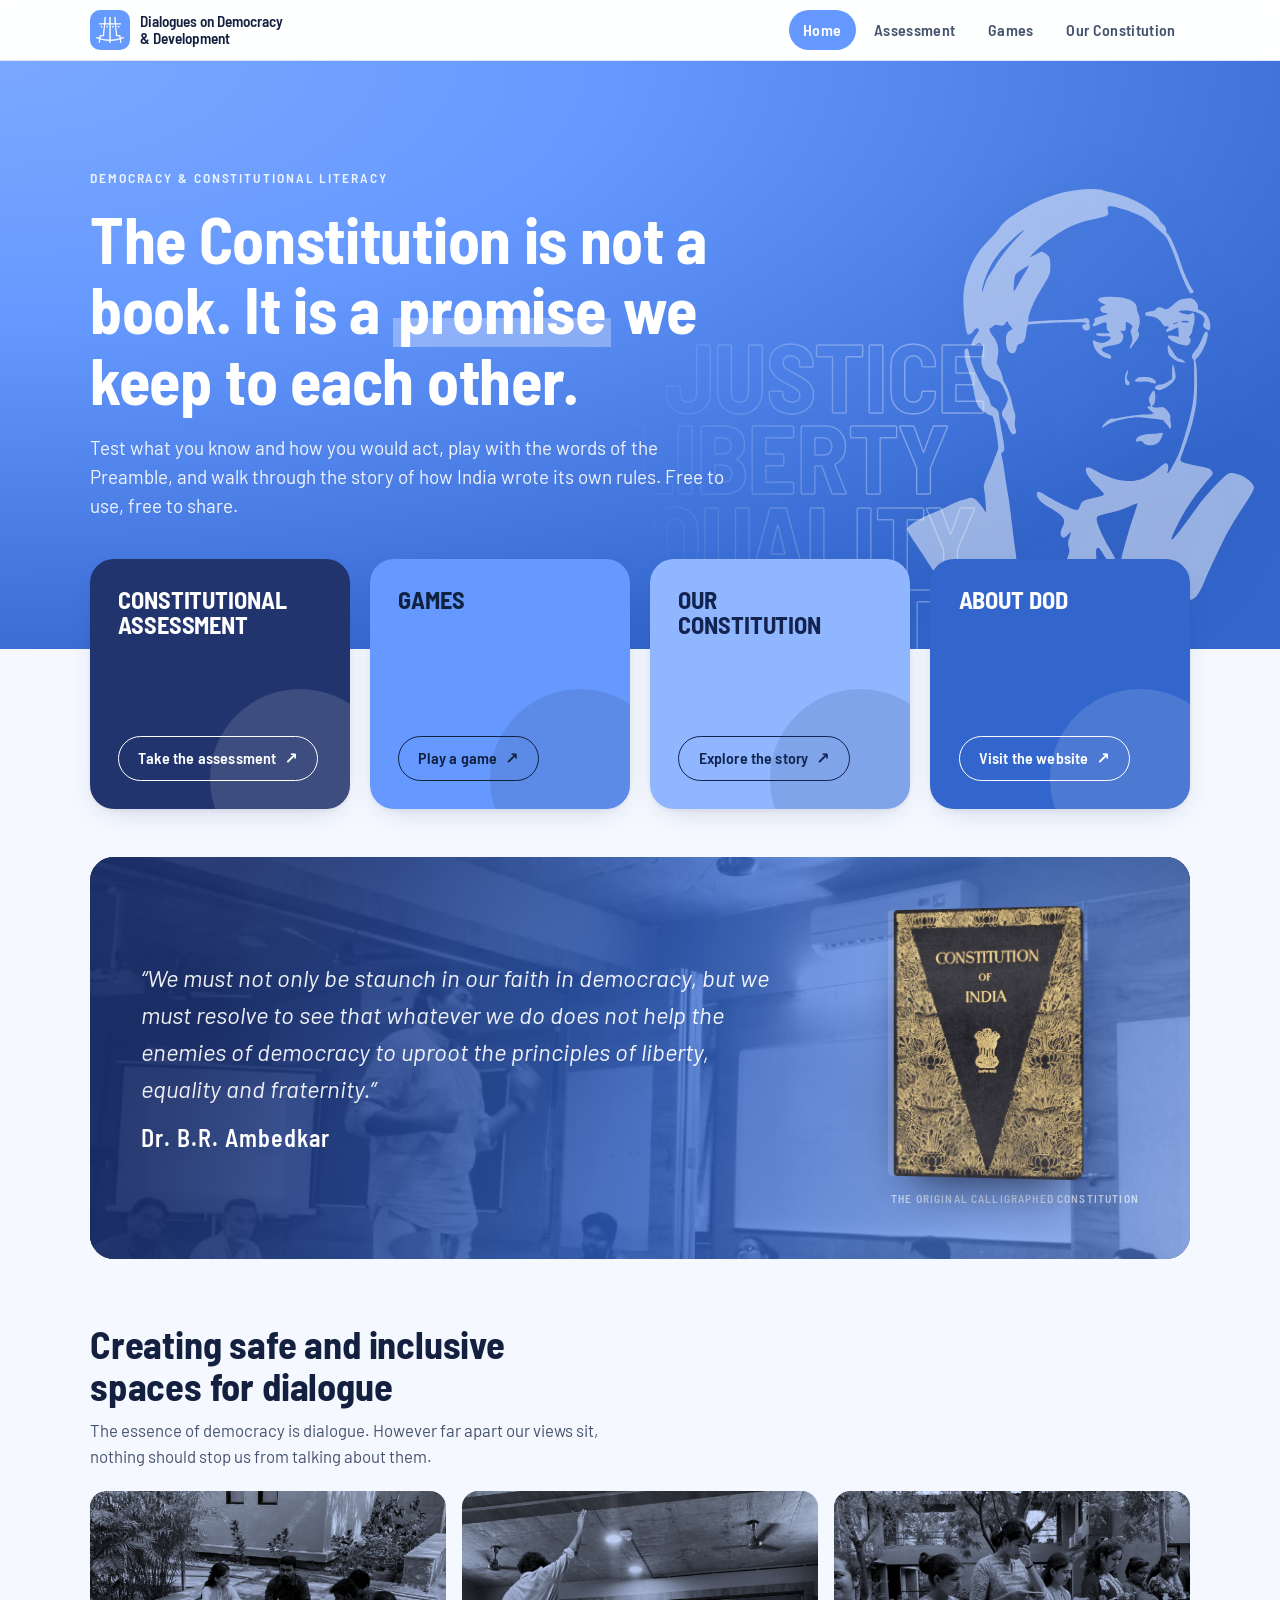
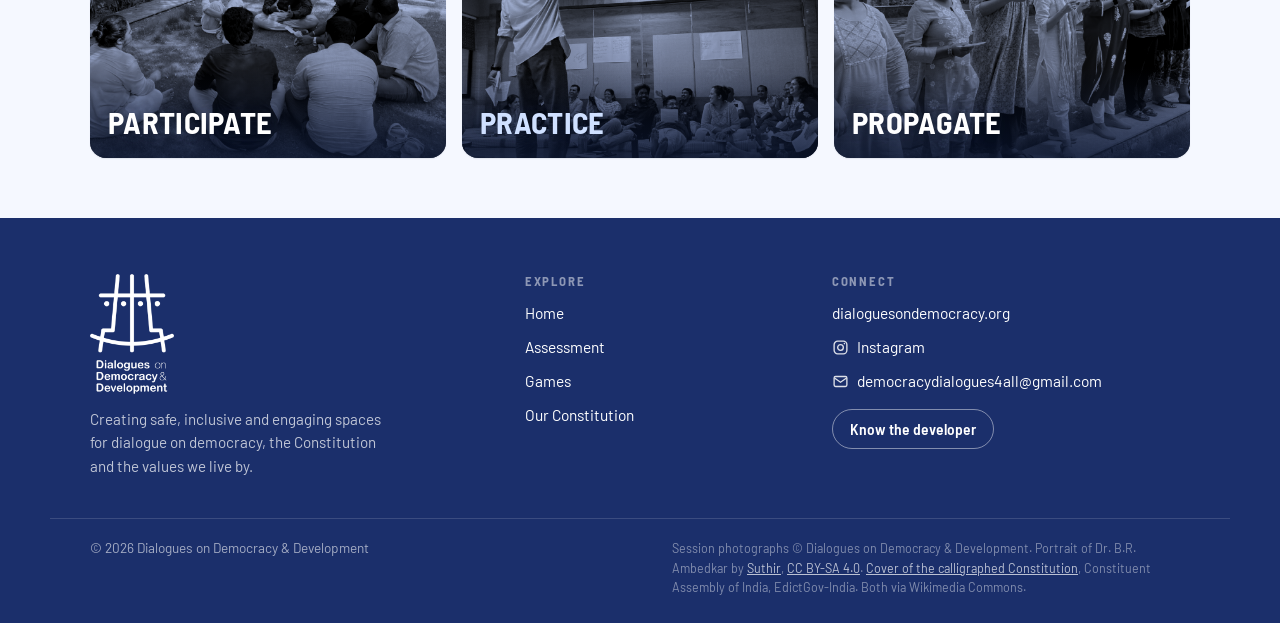
<file: index.html>
<!doctype html>
<html lang="en">
<head>
  <meta charset="UTF-8">
  <meta name="viewport" content="width=device-width, initial-scale=1.0">
  <title>Democracy &amp; Constitutional Literacy · Dialogues on Democracy &amp; Development</title>
  <meta name="description" content="Take the constitutional literacy assessment, play the Preamble crossword, and explore the story of the Constitution of India. Free resources from Dialogues on Democracy &amp; Development.">
  <meta property="og:title" content="Democracy & Constitutional Literacy">
  <meta property="og:description" content="An assessment, a crossword and the story of our Constitution — from Dialogues on Democracy & Development.">
  <meta property="og:image" content="assets/logo-mark.png">
  <meta name="theme-color" content="#6699ff">
  <link rel="icon" type="image/png" href="assets/logo-mark.png">
  <link rel="preconnect" href="https://fonts.googleapis.com">
  <link rel="preconnect" href="https://fonts.gstatic.com" crossorigin>
  <link href="https://fonts.googleapis.com/css2?family=Barlow+Semi+Condensed:wght@500;600;700&family=Barlow:ital,wght@0,400;0,500;0,600;1,400&display=swap" rel="stylesheet">
  <link rel="stylesheet" href="css/base.css">
  <link rel="stylesheet" href="css/home.css">
</head>
<body>
  <nav class="site-nav">
    <div class="wrap">
      <a class="brand" href="./">
        <img src="assets/logo-mark.png" alt="">
        <span>Dialogues on Democracy<br>&amp; Development</span>
      </a>
      <ul>
        <li><a class="nav-link" href="./" aria-current="page">Home</a></li>
        <li><a class="nav-link" href="assessment.html">Assessment</a></li>
        <li><a class="nav-link" href="games.html">Games</a></li>
        <li><a class="nav-link" href="constitution.html">Our Constitution</a></li>
      </ul>
    </div>
  </nav>

  <header class="home-hero has-figure">
    <div class="hero-words" aria-hidden="true"><span>Justice</span><span>Liberty</span><span>Equality</span><span>Fraternity</span></div>
      <div class="hero-figure" aria-hidden="true"><img src="assets/ambedkar-portrait.svg" alt=""></div>
    <div class="wrap">
      <p class="eyebrow light">Democracy &amp; Constitutional Literacy</p>
      <h1>The Constitution is not a book. It is a <em>promise</em> we keep to each other.</h1>
      <p class="lede">Test what you know and how you would act, play with the words of the Preamble, and walk through the story of how India wrote its own rules. Free to use, free to share.</p>
    </div>
  </header>

  <main class="wrap home-main">
    <div class="tiles">
      <a class="tile t-navy" href="assessment.html">
        <h2>Constitutional Assessment</h2>
        <span class="tile-cta">Take the assessment <span aria-hidden="true">↗</span></span>
      </a>
      <a class="tile t-blue" href="games.html">
        <h2>Games</h2>
        <span class="tile-cta">Play a game <span aria-hidden="true">↗</span></span>
      </a>
      <a class="tile t-sky" href="constitution.html">
        <h2>Our Constitution</h2>
        <span class="tile-cta">Explore the story <span aria-hidden="true">↗</span></span>
      </a>
      <a class="tile t-deep" href="https://www.dialoguesondemocracy.org/" target="_blank" rel="noopener">
        <h2>About DoD</h2>
        <span class="tile-cta">Visit the website <span aria-hidden="true">↗</span></span>
      </a>
    </div>

    <section class="photo-band">
      <div class="pb-media" aria-hidden="true">
        <img src="assets/photos/session-hall.jpg" alt="">
      </div>
      <figure class="pb-cover">
        <img src="assets/constitution-cover.jpg" alt="The cover of the original calligraphed Constitution of India" loading="lazy">
        <figcaption>The original calligraphed Constitution</figcaption>
      </figure>
      <div class="pb-inner">
        <blockquote>
          “We must not only be staunch in our faith in democracy, but we must resolve to see that whatever we do does not help the enemies of democracy to uproot the principles of liberty, equality and fraternity.”
          <cite>Dr. B.R. Ambedkar</cite>
        </blockquote>
      </div>
    </section>

    <section class="room">
      <div class="room-head">
        <h2>Creating safe and inclusive spaces for dialogue</h2>
        <p>The essence of democracy is dialogue. However far apart our views sit, nothing should stop us from talking about them.</p>
      </div>
      <div class="room-strip">
        <figure class="shot"><img src="assets/photos/circle-outdoors.jpg" alt="Participants sitting in a circle on the grass during a session" loading="lazy"><figcaption><span class="word">Participate</span></figcaption></figure>
        <figure class="shot"><img src="assets/photos/hands-up.jpg" alt="A facilitator with a raised hand addressing a seated group" loading="lazy"><figcaption><span class="word">Practice</span></figcaption></figure>
        <figure class="shot"><img src="assets/photos/line-outdoors.jpg" alt="Participants standing in a line outdoors during an exercise" loading="lazy"><figcaption><span class="word">Propagate</span></figcaption></figure>
      </div>
    </section>
  </main>

  <footer class="site-foot">
    <div class="wrap foot-top">
      <div class="foot-brand">
        <img src="assets/logo-wordmark-white.png" alt="Dialogues on Democracy &amp; Development">
        <p>Creating safe, inclusive and engaging spaces for dialogue on democracy, the Constitution and the values we live by.</p>
      </div>
      <nav class="foot-col" aria-label="Explore">
        <h4>Explore</h4>
        <a href="./">Home</a>
        <a href="assessment.html">Assessment</a>
        <a href="games.html">Games</a>
        <a href="constitution.html">Our Constitution</a>
      </nav>
      <div class="foot-col">
        <h4>Connect</h4>
        <a href="https://www.dialoguesondemocracy.org/" target="_blank" rel="noopener">dialoguesondemocracy.org</a>
        <a href="https://www.instagram.com/dialogues.on.democracy/" target="_blank" rel="noopener">
          <svg viewBox="0 0 24 24" fill="none" stroke="currentColor" stroke-width="1.9" aria-hidden="true"><rect x="3" y="3" width="18" height="18" rx="5"/><circle cx="12" cy="12" r="4"/><circle cx="17.5" cy="6.5" r="1.1" fill="currentColor" stroke="none"/></svg>
          Instagram
        </a>
        <a href="mailto:democracydialogues4all@gmail.com">
          <svg viewBox="0 0 24 24" fill="none" stroke="currentColor" stroke-width="1.9" aria-hidden="true"><rect x="3" y="5" width="18" height="14" rx="2"/><path d="m3.5 7 8.5 6 8.5-6"/></svg>
          democracydialogues4all@gmail.com
        </a>
        <a href="developer.html" class="foot-dev">Know the developer</a>
      </div>
    </div>
    <div class="wrap foot-base">
      <small>&copy; 2026 Dialogues on Democracy &amp; Development</small>
      <small class="attrib">Session photographs &copy; Dialogues on Democracy &amp; Development. Portrait of Dr. B.R. Ambedkar by <a href="https://commons.wikimedia.org/wiki/File:B._R._Ambedkar.svg" target="_blank" rel="noopener">Suthir</a>, <a href="https://creativecommons.org/licenses/by-sa/4.0" target="_blank" rel="noopener">CC BY-SA 4.0</a>. <a href="https://commons.wikimedia.org/wiki/File:Constitution_of_India_(calligraphic)_Cover.png" target="_blank" rel="noopener">Cover of the calligraphed Constitution</a>, Constituent Assembly of India, EdictGov-India. Both via Wikimedia Commons.</small>
    </div>
  </footer>
</body>
</html>
</file>
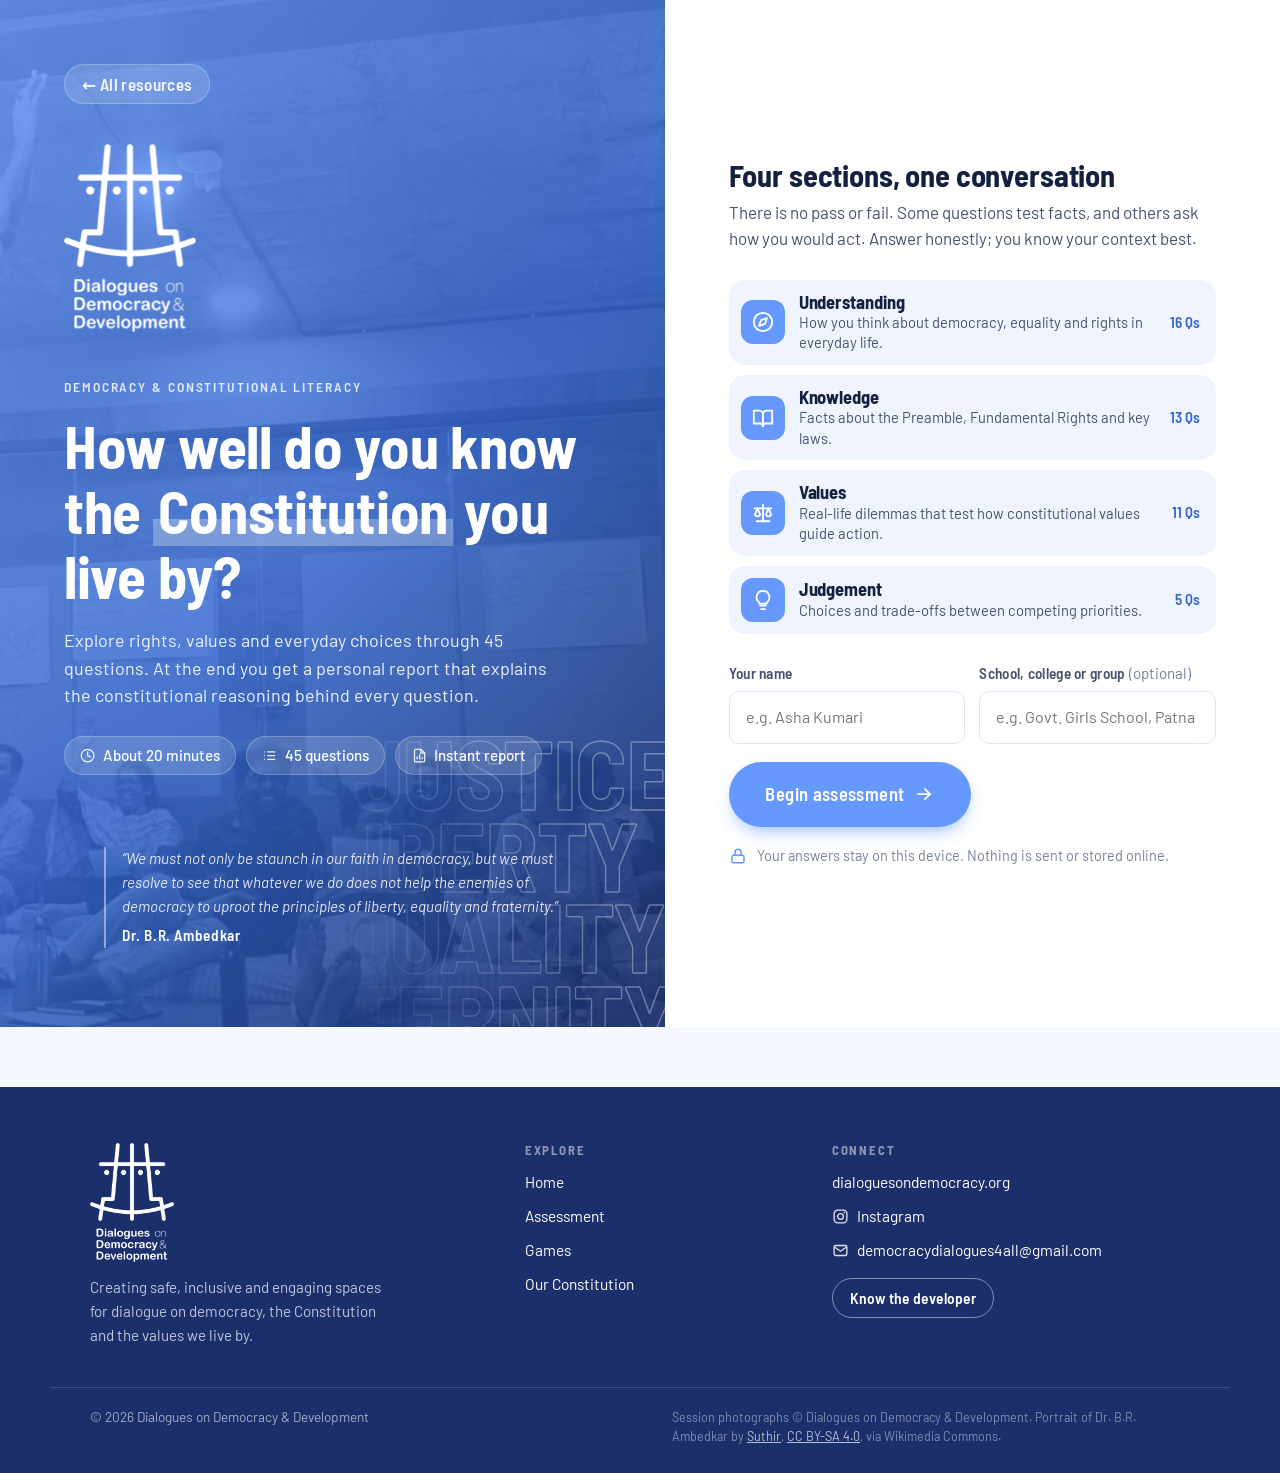
<file: assessment.html>
<!doctype html>
<html lang="en">
<head>
  <meta charset="UTF-8">
  <meta name="viewport" content="width=device-width, initial-scale=1.0">
  <title>Constitutional Literacy Assessment · Dialogues on Democracy & Development</title>
  <meta name="description" content="A constitutional literacy assessment by Dialogues on Democracy & Development. 45 questions on rights, values and everyday choices, with a personal report at the end.">
  <meta property="og:title" content="Constitutional Literacy Assessment">
  <meta property="og:description" content="How well do you know the Constitution you live by? Take the assessment by Dialogues on Democracy & Development.">
  <meta property="og:image" content="assets/logo-mark.png">
  <meta name="theme-color" content="#6699ff">
  <link rel="icon" type="image/png" href="assets/logo-mark.png">
  <link rel="preconnect" href="https://fonts.googleapis.com">
  <link rel="preconnect" href="https://fonts.gstatic.com" crossorigin>
  <link href="https://fonts.googleapis.com/css2?family=Barlow+Semi+Condensed:wght@500;600;700&family=Barlow:ital,wght@0,400;0,500;0,600;1,400&display=swap" rel="stylesheet">
  <link rel="stylesheet" href="css/base.css">
  <link rel="stylesheet" href="css/assessment.css">
</head>
<body>
  <div id="app" aria-live="polite"></div>
  <footer class="site-foot">
    <div class="wrap foot-top">
      <div class="foot-brand">
        <img src="assets/logo-wordmark-white.png" alt="Dialogues on Democracy &amp; Development">
        <p>Creating safe, inclusive and engaging spaces for dialogue on democracy, the Constitution and the values we live by.</p>
      </div>
      <nav class="foot-col" aria-label="Explore">
        <h4>Explore</h4>
        <a href="./">Home</a>
        <a href="assessment.html">Assessment</a>
        <a href="games.html">Games</a>
        <a href="constitution.html">Our Constitution</a>
      </nav>
      <div class="foot-col">
        <h4>Connect</h4>
        <a href="https://www.dialoguesondemocracy.org/" target="_blank" rel="noopener">dialoguesondemocracy.org</a>
        <a href="https://www.instagram.com/dialogues.on.democracy/" target="_blank" rel="noopener">
          <svg viewBox="0 0 24 24" fill="none" stroke="currentColor" stroke-width="1.9" aria-hidden="true"><rect x="3" y="3" width="18" height="18" rx="5"/><circle cx="12" cy="12" r="4"/><circle cx="17.5" cy="6.5" r="1.1" fill="currentColor" stroke="none"/></svg>
          Instagram
        </a>
        <a href="mailto:democracydialogues4all@gmail.com">
          <svg viewBox="0 0 24 24" fill="none" stroke="currentColor" stroke-width="1.9" aria-hidden="true"><rect x="3" y="5" width="18" height="14" rx="2"/><path d="m3.5 7 8.5 6 8.5-6"/></svg>
          democracydialogues4all@gmail.com
        </a>
        <a href="developer.html" class="foot-dev">Know the developer</a>
      </div>
    </div>
    <div class="wrap foot-base">
      <small>&copy; 2026 Dialogues on Democracy &amp; Development</small>
      <small class="attrib">Session photographs &copy; Dialogues on Democracy &amp; Development. Portrait of Dr. B.R. Ambedkar by <a href="https://commons.wikimedia.org/wiki/File:B._R._Ambedkar.svg" target="_blank" rel="noopener">Suthir</a>, <a href="https://creativecommons.org/licenses/by-sa/4.0" target="_blank" rel="noopener">CC BY-SA 4.0</a>, via Wikimedia Commons.</small>
    </div>
  </footer>
  <noscript>
    <p style="padding:24px;font-family:sans-serif">This assessment needs JavaScript. Please enable it in your browser and reload the page.</p>
  </noscript>
  <script src="js/questions.js"></script>
  <script src="js/app.js"></script>
</body>
</html>
</file>
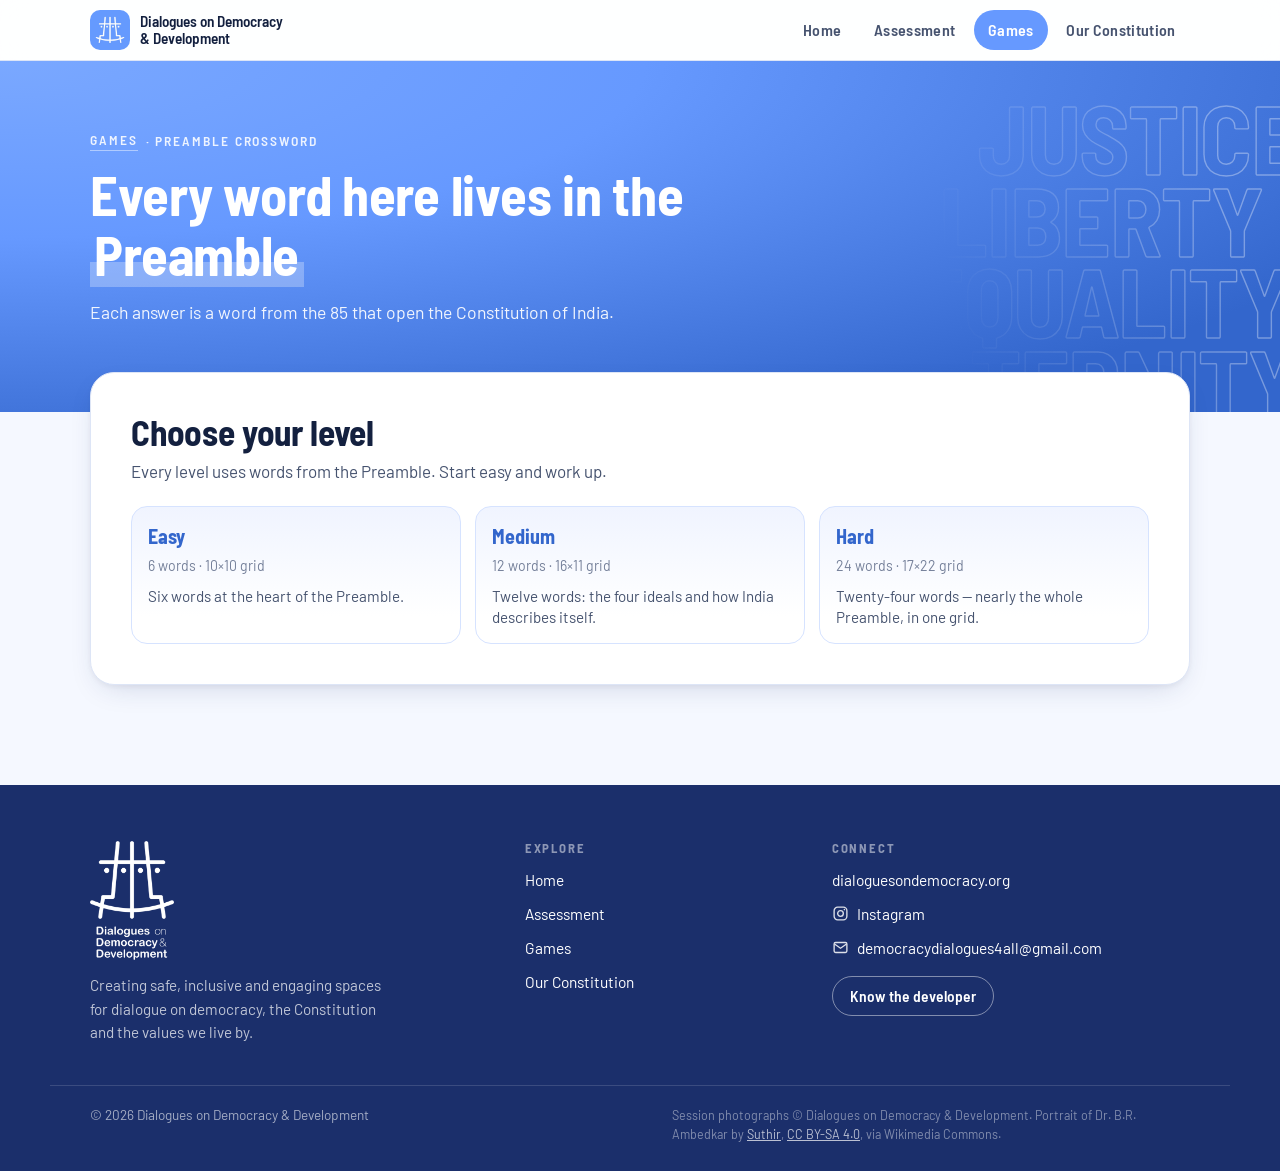
<file: crossword.html>
<!doctype html>
<html lang="en">
<head>
  <meta charset="UTF-8">
  <meta name="viewport" content="width=device-width, initial-scale=1.0">
  <title>Preamble Crossword · Dialogues on Democracy &amp; Development</title>
  <meta name="description" content="A crossword built entirely from the words of the Preamble of the Constitution of India, in three levels.">
  <meta property="og:title" content="Preamble Crossword">
  <meta property="og:description" content="A crossword built entirely from the words of the Preamble of the Constitution of India, in three levels.">
  <meta property="og:image" content="assets/logo-mark.png">
  <meta name="theme-color" content="#6699ff">
  <link rel="icon" type="image/png" href="assets/logo-mark.png">
  <link rel="preconnect" href="https://fonts.googleapis.com">
  <link rel="preconnect" href="https://fonts.gstatic.com" crossorigin>
  <link href="https://fonts.googleapis.com/css2?family=Barlow+Semi+Condensed:wght@500;600;700&family=Barlow:ital,wght@0,400;0,500;0,600;1,400&display=swap" rel="stylesheet">
  <link rel="stylesheet" href="css/base.css">
  <link rel="stylesheet" href="css/games.css">
  <link rel="stylesheet" href="css/crossword.css">
</head>
<body>
  <nav class="site-nav">
    <div class="wrap">
      <a class="brand" href="./">
        <img src="assets/logo-mark.png" alt="">
        <span>Dialogues on Democracy<br>&amp; Development</span>
      </a>
      <ul>
        <li><a class="nav-link" href="./">Home</a></li>
        <li><a class="nav-link" href="assessment.html">Assessment</a></li>
        <li><a class="nav-link" href="games.html" aria-current="page">Games</a></li>
        <li><a class="nav-link" href="constitution.html">Our Constitution</a></li>
      </ul>
    </div>
  </nav>

  <header class="game-hero compact">
    <div class="hero-words" aria-hidden="true"><span>Justice</span><span>Liberty</span><span>Equality</span><span>Fraternity</span></div>
    <div class="wrap">
      <p class="eyebrow light"><a href="games.html" class="crumb">Games</a> · Preamble Crossword</p>
      <h1>Every word here lives in the <em>Preamble</em></h1>
      <p class="lede">Each answer is a word from the 85 that open the Constitution of India.</p>
    </div>
  </header>

  <main class="wrap game-main">
    <div id="game" class="game"></div>
  </main>

  <footer class="site-foot">
    <div class="wrap foot-top">
      <div class="foot-brand">
        <img src="assets/logo-wordmark-white.png" alt="Dialogues on Democracy &amp; Development">
        <p>Creating safe, inclusive and engaging spaces for dialogue on democracy, the Constitution and the values we live by.</p>
      </div>
      <nav class="foot-col" aria-label="Explore">
        <h4>Explore</h4>
        <a href="./">Home</a>
        <a href="assessment.html">Assessment</a>
        <a href="games.html">Games</a>
        <a href="constitution.html">Our Constitution</a>
      </nav>
      <div class="foot-col">
        <h4>Connect</h4>
        <a href="https://www.dialoguesondemocracy.org/" target="_blank" rel="noopener">dialoguesondemocracy.org</a>
        <a href="https://www.instagram.com/dialogues.on.democracy/" target="_blank" rel="noopener">
          <svg viewBox="0 0 24 24" fill="none" stroke="currentColor" stroke-width="1.9" aria-hidden="true"><rect x="3" y="3" width="18" height="18" rx="5"/><circle cx="12" cy="12" r="4"/><circle cx="17.5" cy="6.5" r="1.1" fill="currentColor" stroke="none"/></svg>
          Instagram
        </a>
        <a href="mailto:democracydialogues4all@gmail.com">
          <svg viewBox="0 0 24 24" fill="none" stroke="currentColor" stroke-width="1.9" aria-hidden="true"><rect x="3" y="5" width="18" height="14" rx="2"/><path d="m3.5 7 8.5 6 8.5-6"/></svg>
          democracydialogues4all@gmail.com
        </a>
        <a href="developer.html" class="foot-dev">Know the developer</a>
      </div>
    </div>
    <div class="wrap foot-base">
      <small>&copy; 2026 Dialogues on Democracy &amp; Development</small>
      <small class="attrib">Session photographs &copy; Dialogues on Democracy &amp; Development. Portrait of Dr. B.R. Ambedkar by <a href="https://commons.wikimedia.org/wiki/File:B._R._Ambedkar.svg" target="_blank" rel="noopener">Suthir</a>, <a href="https://creativecommons.org/licenses/by-sa/4.0" target="_blank" rel="noopener">CC BY-SA 4.0</a>, via Wikimedia Commons.</small>
    </div>
  </footer>


  <script src="js/crossword-data.js"></script>
  <script src="js/crossword.js"></script>
</body>
</html>
</file>
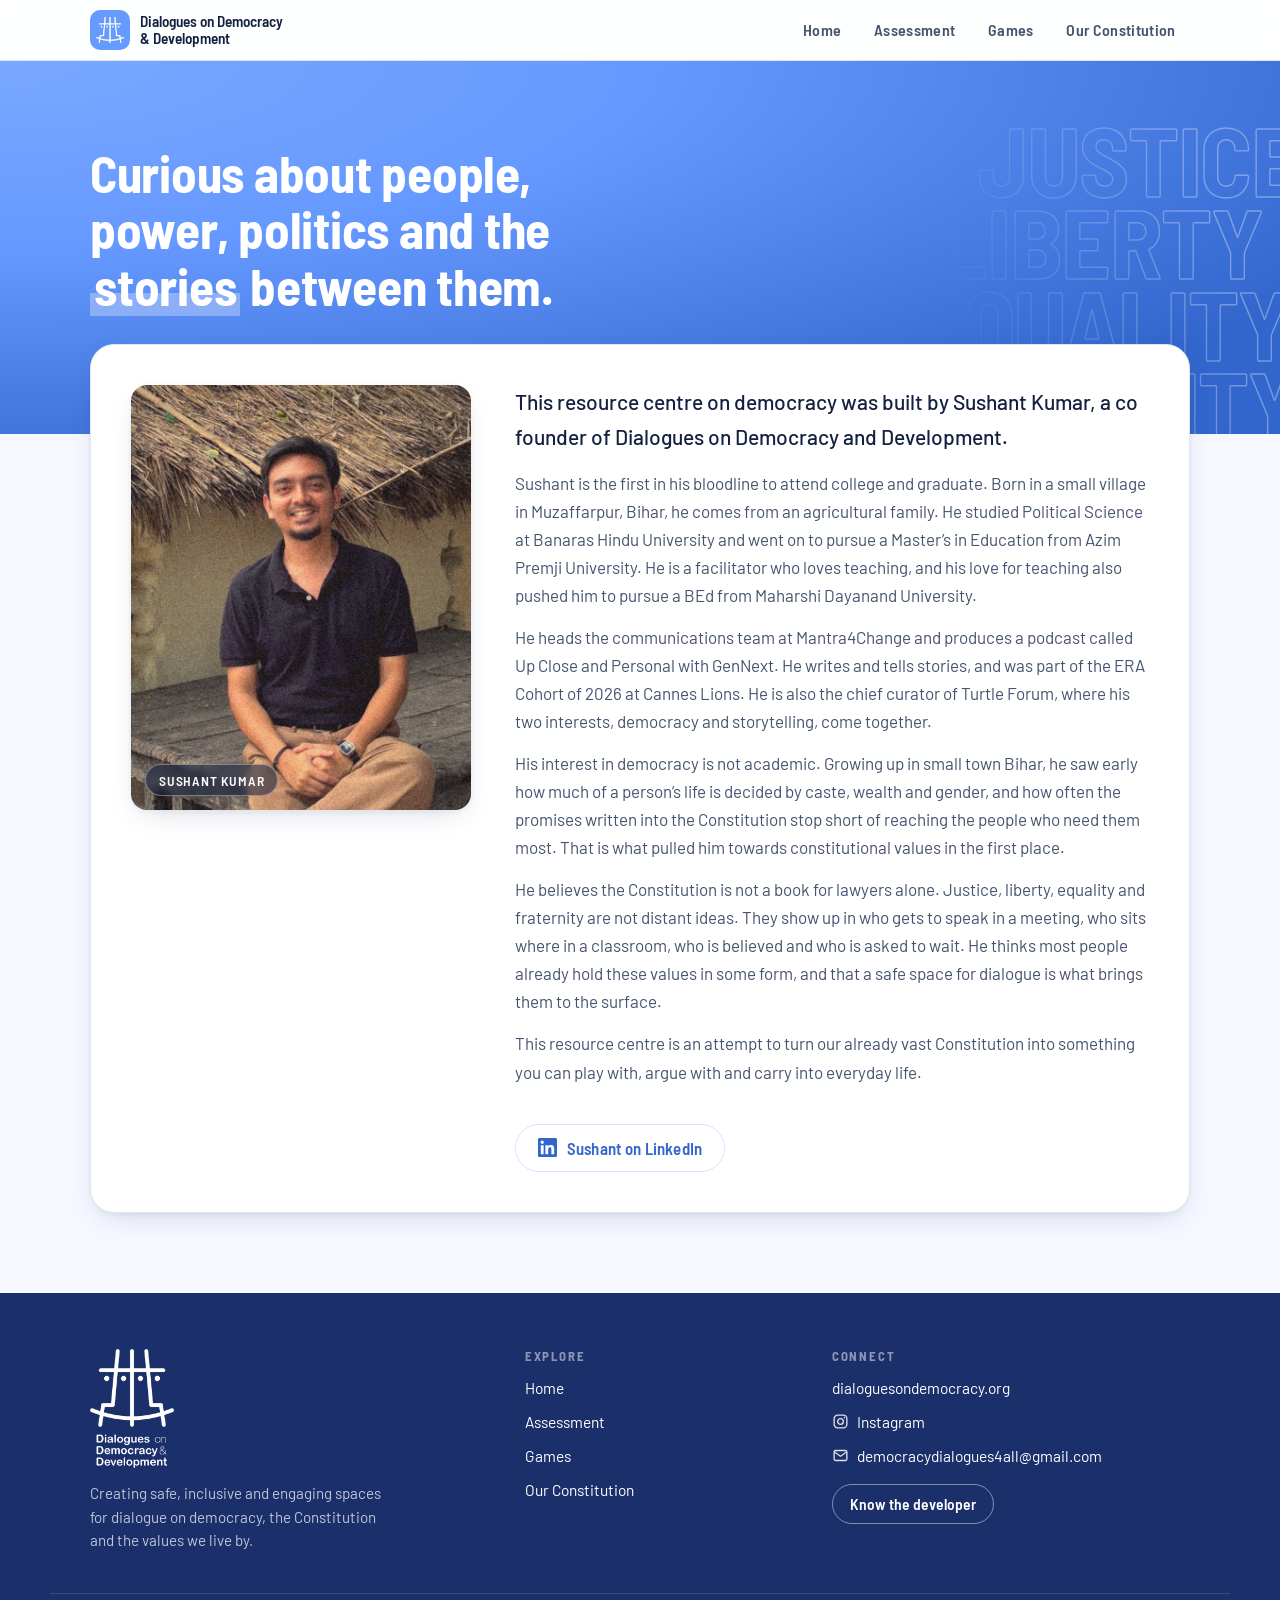
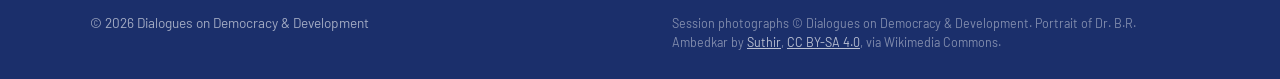
<file: developer.html>
<!doctype html>
<html lang="en">
<head>
  <meta charset="UTF-8">
  <meta name="viewport" content="width=device-width, initial-scale=1.0">
  <title>Know the developer · Dialogues on Democracy &amp; Development</title>
  <meta name="description" content="This resource centre on democracy was built by Sushant Kumar, a co-founder of Dialogues on Democracy and Development.">
  <meta property="og:title" content="Know the developer">
  <meta property="og:description" content="About Sushant Kumar, who built this resource centre on democracy and constitutional values.">
  <meta property="og:image" content="assets/sushant.jpg">
  <meta name="theme-color" content="#6699ff">
  <link rel="icon" type="image/png" href="assets/logo-mark.png">
  <link rel="preconnect" href="https://fonts.googleapis.com">
  <link rel="preconnect" href="https://fonts.gstatic.com" crossorigin>
  <link href="https://fonts.googleapis.com/css2?family=Barlow+Semi+Condensed:wght@500;600;700&family=Barlow:ital,wght@0,400;0,500;0,600;1,400&display=swap" rel="stylesheet">
  <link rel="stylesheet" href="css/base.css">
  <link rel="stylesheet" href="css/developer.css">
</head>
<body>
  <nav class="site-nav">
    <div class="wrap">
      <a class="brand" href="./">
        <img src="assets/logo-mark.png" alt="">
        <span>Dialogues on Democracy<br>&amp; Development</span>
      </a>
      <ul>
        <li><a class="nav-link" href="./">Home</a></li>
        <li><a class="nav-link" href="assessment.html">Assessment</a></li>
        <li><a class="nav-link" href="games.html">Games</a></li>
        <li><a class="nav-link" href="constitution.html">Our Constitution</a></li>
      </ul>
    </div>
  </nav>

  <header class="dev-hero">
    <div class="hero-words" aria-hidden="true"><span>Justice</span><span>Liberty</span><span>Equality</span><span>Fraternity</span></div>
    <div class="wrap">
      <h1>Curious about people, power, politics and the <em>stories</em> between them.</h1>
    </div>
  </header>

  <main class="wrap dev-main">
    <article class="dev-card">
      <figure class="dev-photo">
        <img src="assets/sushant.jpg" alt="Sushant Kumar" width="900" height="1125">
        <figcaption>Sushant Kumar</figcaption>
      </figure>

      <div class="dev-copy">
        <p class="lead">This resource centre on democracy was built by Sushant Kumar, a co founder of Dialogues on Democracy and Development.</p>

        <p>Sushant is the first in his bloodline to attend college and graduate. Born in a small village in Muzaffarpur, Bihar, he comes from an agricultural family. He studied Political Science at Banaras Hindu University and went on to pursue a Master’s in Education from Azim Premji University. He is a facilitator who loves teaching, and his love for teaching also pushed him to pursue a BEd from Maharshi Dayanand University.</p>

        <p>He heads the communications team at Mantra4Change and produces a podcast called Up Close and Personal with GenNext. He writes and tells stories, and was part of the ERA Cohort of 2026 at Cannes Lions. He is also the chief curator of Turtle Forum, where his two interests, democracy and storytelling, come together.</p>

        <p>His interest in democracy is not academic. Growing up in small town Bihar, he saw early how much of a person’s life is decided by caste, wealth and gender, and how often the promises written into the Constitution stop short of reaching the people who need them most. That is what pulled him towards constitutional values in the first place.</p>

        <p>He believes the Constitution is not a book for lawyers alone. Justice, liberty, equality and fraternity are not distant ideas. They show up in who gets to speak in a meeting, who sits where in a classroom, who is believed and who is asked to wait. He thinks most people already hold these values in some form, and that a safe space for dialogue is what brings them to the surface.</p>

        <p>This resource centre is an attempt to turn our already vast Constitution into something you can play with, argue with and carry into everyday life.</p>

        <a class="dev-linkedin" href="https://www.linkedin.com/in/sushantkumar494/" target="_blank" rel="noopener">
          <svg viewBox="0 0 24 24" fill="currentColor" aria-hidden="true"><path d="M20.45 20.45h-3.56v-5.57c0-1.33-.03-3.04-1.85-3.04-1.86 0-2.14 1.45-2.14 2.94v5.67H9.35V9h3.41v1.56h.05a3.74 3.74 0 0 1 3.37-1.85c3.6 0 4.27 2.37 4.27 5.46zM5.34 7.43a2.06 2.06 0 1 1 0-4.13 2.06 2.06 0 0 1 0 4.13zM7.12 20.45H3.55V9h3.57zM22.22 0H1.77C.79 0 0 .77 0 1.72v20.56C0 23.23.79 24 1.77 24h20.45c.98 0 1.78-.77 1.78-1.72V1.72C24 .77 23.2 0 22.22 0z"/></svg>
          Sushant on LinkedIn
        </a>
      </div>
    </article>

  </main>

  <footer class="site-foot">
    <div class="wrap foot-top">
      <div class="foot-brand">
        <img src="assets/logo-wordmark-white.png" alt="Dialogues on Democracy &amp; Development">
        <p>Creating safe, inclusive and engaging spaces for dialogue on democracy, the Constitution and the values we live by.</p>
      </div>
      <nav class="foot-col" aria-label="Explore">
        <h4>Explore</h4>
        <a href="./">Home</a>
        <a href="assessment.html">Assessment</a>
        <a href="games.html">Games</a>
        <a href="constitution.html">Our Constitution</a>
      </nav>
      <div class="foot-col">
        <h4>Connect</h4>
        <a href="https://www.dialoguesondemocracy.org/" target="_blank" rel="noopener">dialoguesondemocracy.org</a>
        <a href="https://www.instagram.com/dialogues.on.democracy/" target="_blank" rel="noopener">
          <svg viewBox="0 0 24 24" fill="none" stroke="currentColor" stroke-width="1.9" aria-hidden="true"><rect x="3" y="3" width="18" height="18" rx="5"/><circle cx="12" cy="12" r="4"/><circle cx="17.5" cy="6.5" r="1.1" fill="currentColor" stroke="none"/></svg>
          Instagram
        </a>
        <a href="mailto:democracydialogues4all@gmail.com">
          <svg viewBox="0 0 24 24" fill="none" stroke="currentColor" stroke-width="1.9" aria-hidden="true"><rect x="3" y="5" width="18" height="14" rx="2"/><path d="m3.5 7 8.5 6 8.5-6"/></svg>
          democracydialogues4all@gmail.com
        </a>
        <a href="developer.html" class="foot-dev" aria-current="page">Know the developer</a>
      </div>
    </div>
    <div class="wrap foot-base">
      <small>&copy; 2026 Dialogues on Democracy &amp; Development</small>
      <small class="attrib">Session photographs &copy; Dialogues on Democracy &amp; Development. Portrait of Dr. B.R. Ambedkar by <a href="https://commons.wikimedia.org/wiki/File:B._R._Ambedkar.svg" target="_blank" rel="noopener">Suthir</a>, <a href="https://creativecommons.org/licenses/by-sa/4.0" target="_blank" rel="noopener">CC BY-SA 4.0</a>, via Wikimedia Commons.</small>
    </div>
  </footer>
</body>
</html>
</file>
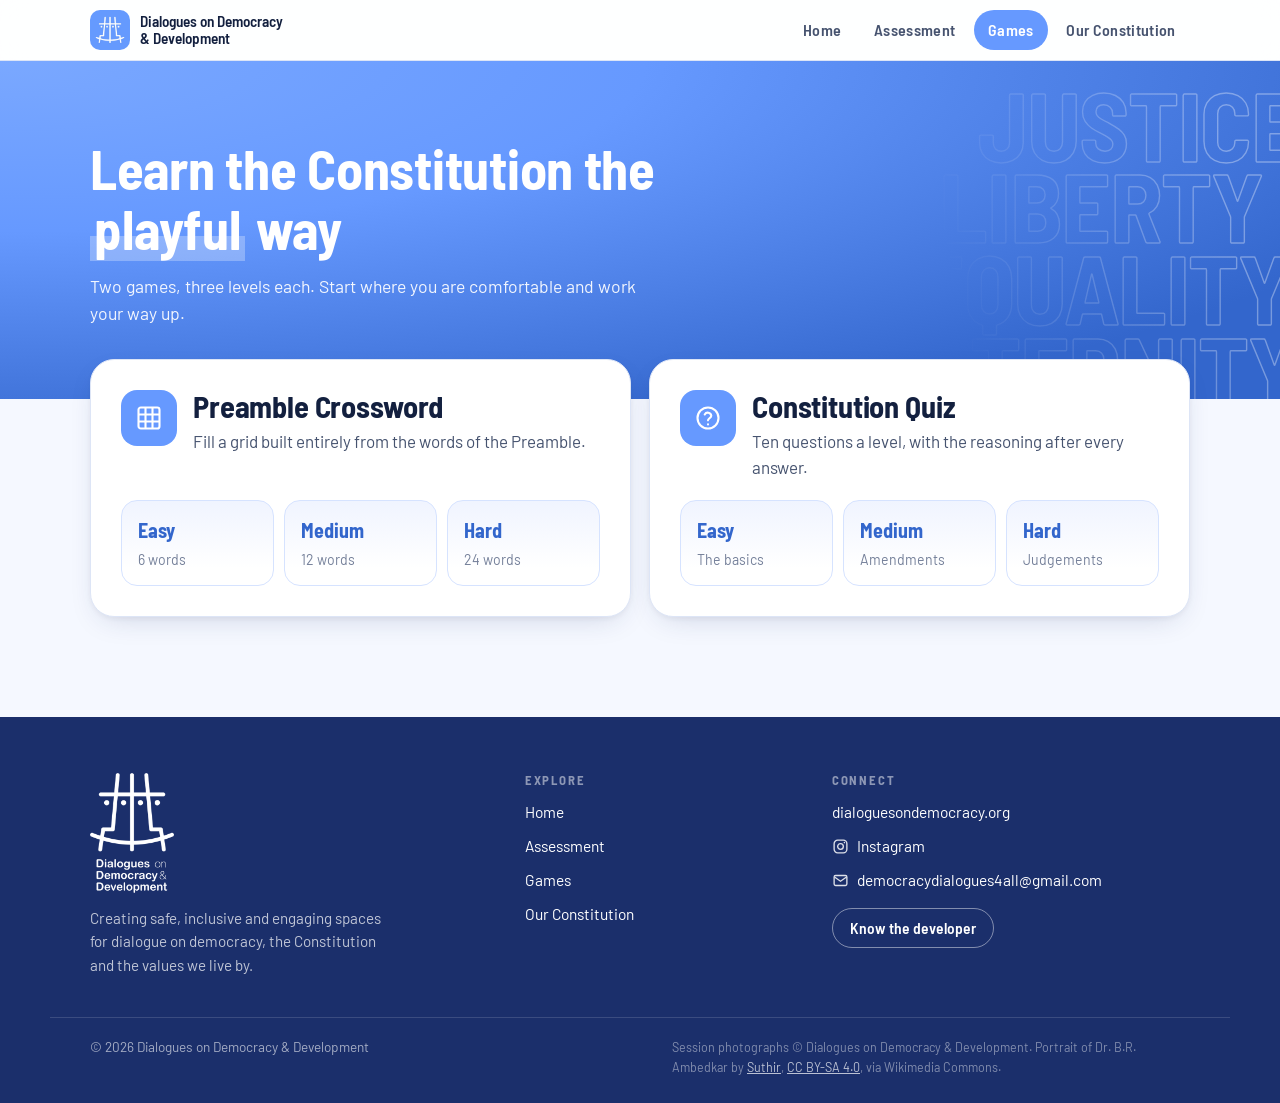
<file: games.html>
<!doctype html>
<html lang="en">
<head>
  <meta charset="UTF-8">
  <meta name="viewport" content="width=device-width, initial-scale=1.0">
  <title>Games · Dialogues on Democracy &amp; Development</title>
  <meta name="description" content="Play the Preamble crossword and the Constitution quiz, each with easy, medium and hard levels.">
  <meta property="og:title" content="Games">
  <meta property="og:description" content="Play the Preamble crossword and the Constitution quiz, each with easy, medium and hard levels.">
  <meta property="og:image" content="assets/logo-mark.png">
  <meta name="theme-color" content="#6699ff">
  <link rel="icon" type="image/png" href="assets/logo-mark.png">
  <link rel="preconnect" href="https://fonts.googleapis.com">
  <link rel="preconnect" href="https://fonts.gstatic.com" crossorigin>
  <link href="https://fonts.googleapis.com/css2?family=Barlow+Semi+Condensed:wght@500;600;700&family=Barlow:ital,wght@0,400;0,500;0,600;1,400&display=swap" rel="stylesheet">
  <link rel="stylesheet" href="css/base.css">
  <link rel="stylesheet" href="css/games.css">
</head>
<body>
  <nav class="site-nav">
    <div class="wrap">
      <a class="brand" href="./">
        <img src="assets/logo-mark.png" alt="">
        <span>Dialogues on Democracy<br>&amp; Development</span>
      </a>
      <ul>
        <li><a class="nav-link" href="./">Home</a></li>
        <li><a class="nav-link" href="assessment.html">Assessment</a></li>
        <li><a class="nav-link" href="games.html" aria-current="page">Games</a></li>
        <li><a class="nav-link" href="constitution.html">Our Constitution</a></li>
      </ul>
    </div>
  </nav>

  <header class="game-hero">
    <div class="hero-words" aria-hidden="true"><span>Justice</span><span>Liberty</span><span>Equality</span><span>Fraternity</span></div>
    <div class="wrap">
      <h1>Learn the Constitution the <em>playful</em> way</h1>
      <p class="lede">Two games, three levels each. Start where you are comfortable and work your way up.</p>
    </div>
  </header>

  <main class="wrap game-main">
    <div class="game-cards">
      <article class="game-card">
        <div class="gc-head">
          <span class="gc-ic" aria-hidden="true">
            <svg viewBox="0 0 24 24" fill="none" stroke="currentColor" stroke-width="1.8"><rect x="3" y="3" width="18" height="18" rx="2"/><path d="M3 9h18M3 15h18M9 3v18M15 3v18"/></svg>
          </span>
          <div>
            <h2>Preamble Crossword</h2>
            <p>Fill a grid built entirely from the words of the Preamble.</p>
          </div>
        </div>
        <div class="levels">
          <a class="level" href="crossword.html?level=easy"><span class="lv">Easy</span><span class="ln">6 words</span></a>
          <a class="level" href="crossword.html?level=medium"><span class="lv">Medium</span><span class="ln">12 words</span></a>
          <a class="level" href="crossword.html?level=hard"><span class="lv">Hard</span><span class="ln">24 words</span></a>
        </div>
      </article>

      <article class="game-card">
        <div class="gc-head">
          <span class="gc-ic" aria-hidden="true">
            <svg viewBox="0 0 24 24" fill="none" stroke="currentColor" stroke-width="1.8" stroke-linecap="round"><circle cx="12" cy="12" r="9"/><path d="M9.2 9a3 3 0 0 1 5.6 1c0 2-2.8 2.4-2.8 4"/><path d="M12 17.5h.01"/></svg>
          </span>
          <div>
            <h2>Constitution Quiz</h2>
            <p>Ten questions a level, with the reasoning after every answer.</p>
          </div>
        </div>
        <div class="levels">
          <a class="level" href="quiz.html?level=easy"><span class="lv">Easy</span><span class="ln">The basics</span></a>
          <a class="level" href="quiz.html?level=medium"><span class="lv">Medium</span><span class="ln">Amendments</span></a>
          <a class="level" href="quiz.html?level=hard"><span class="lv">Hard</span><span class="ln">Judgements</span></a>
        </div>
      </article>
    </div>
  </main>

  <footer class="site-foot">
    <div class="wrap foot-top">
      <div class="foot-brand">
        <img src="assets/logo-wordmark-white.png" alt="Dialogues on Democracy &amp; Development">
        <p>Creating safe, inclusive and engaging spaces for dialogue on democracy, the Constitution and the values we live by.</p>
      </div>
      <nav class="foot-col" aria-label="Explore">
        <h4>Explore</h4>
        <a href="./">Home</a>
        <a href="assessment.html">Assessment</a>
        <a href="games.html">Games</a>
        <a href="constitution.html">Our Constitution</a>
      </nav>
      <div class="foot-col">
        <h4>Connect</h4>
        <a href="https://www.dialoguesondemocracy.org/" target="_blank" rel="noopener">dialoguesondemocracy.org</a>
        <a href="https://www.instagram.com/dialogues.on.democracy/" target="_blank" rel="noopener">
          <svg viewBox="0 0 24 24" fill="none" stroke="currentColor" stroke-width="1.9" aria-hidden="true"><rect x="3" y="3" width="18" height="18" rx="5"/><circle cx="12" cy="12" r="4"/><circle cx="17.5" cy="6.5" r="1.1" fill="currentColor" stroke="none"/></svg>
          Instagram
        </a>
        <a href="mailto:democracydialogues4all@gmail.com">
          <svg viewBox="0 0 24 24" fill="none" stroke="currentColor" stroke-width="1.9" aria-hidden="true"><rect x="3" y="5" width="18" height="14" rx="2"/><path d="m3.5 7 8.5 6 8.5-6"/></svg>
          democracydialogues4all@gmail.com
        </a>
        <a href="developer.html" class="foot-dev">Know the developer</a>
      </div>
    </div>
    <div class="wrap foot-base">
      <small>&copy; 2026 Dialogues on Democracy &amp; Development</small>
      <small class="attrib">Session photographs &copy; Dialogues on Democracy &amp; Development. Portrait of Dr. B.R. Ambedkar by <a href="https://commons.wikimedia.org/wiki/File:B._R._Ambedkar.svg" target="_blank" rel="noopener">Suthir</a>, <a href="https://creativecommons.org/licenses/by-sa/4.0" target="_blank" rel="noopener">CC BY-SA 4.0</a>, via Wikimedia Commons.</small>
    </div>
  </footer>



</body>
</html>
</file>
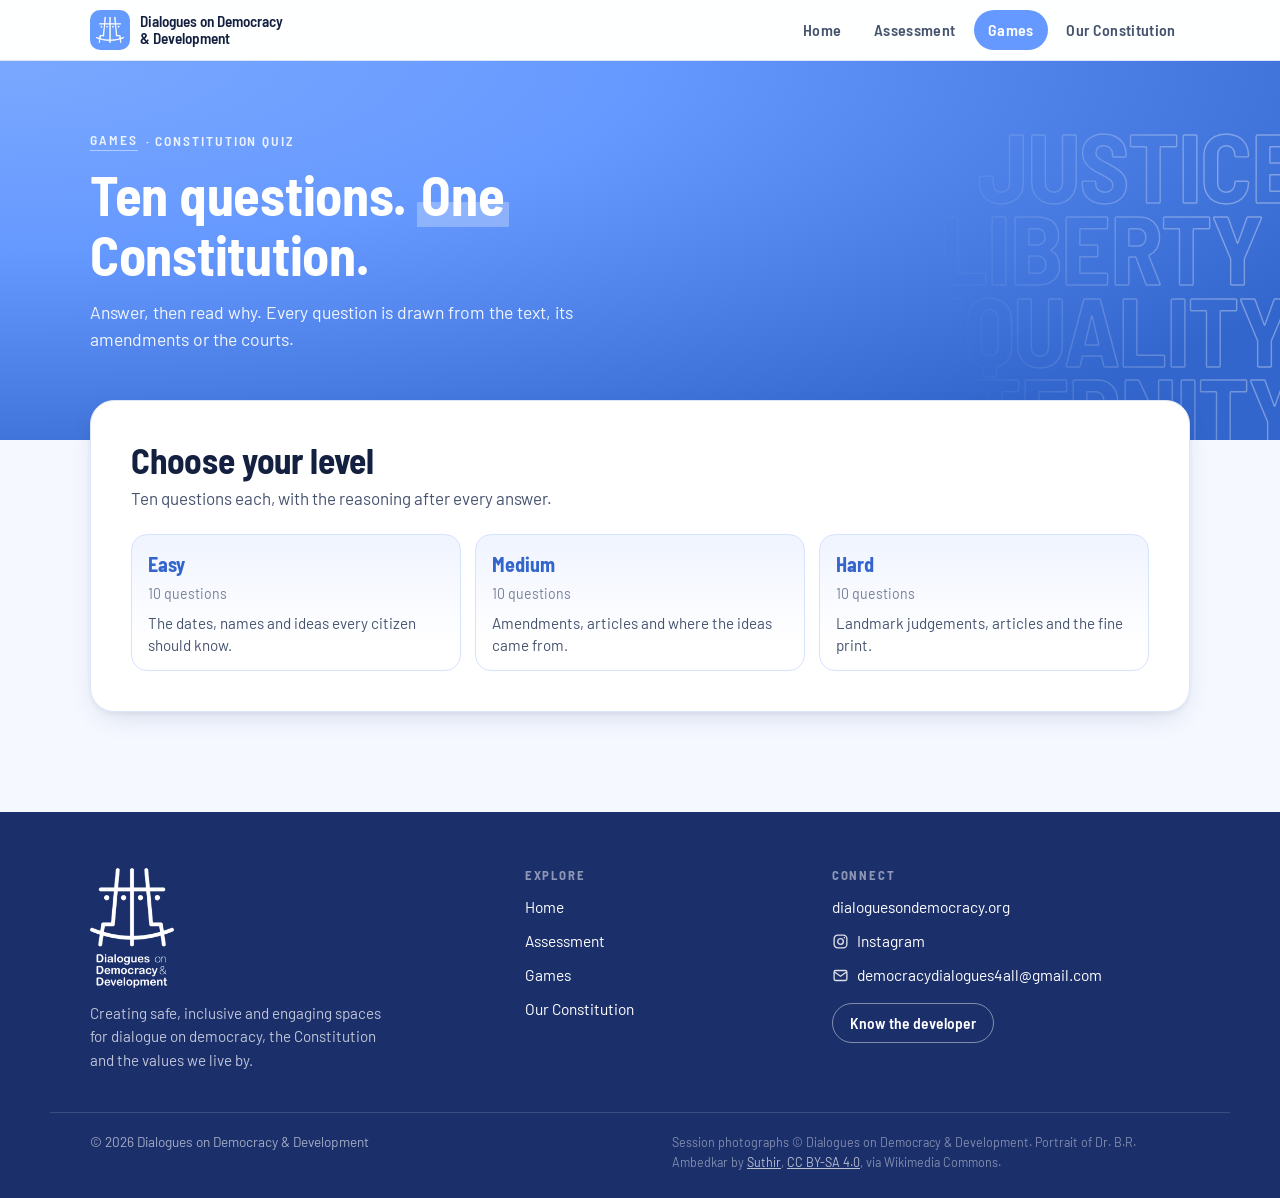
<file: quiz.html>
<!doctype html>
<html lang="en">
<head>
  <meta charset="UTF-8">
  <meta name="viewport" content="width=device-width, initial-scale=1.0">
  <title>Constitution Quiz · Dialogues on Democracy &amp; Development</title>
  <meta name="description" content="A quiz on the Constitution of India in three levels, with an explanation after every question.">
  <meta property="og:title" content="Constitution Quiz">
  <meta property="og:description" content="A quiz on the Constitution of India in three levels, with an explanation after every question.">
  <meta property="og:image" content="assets/logo-mark.png">
  <meta name="theme-color" content="#6699ff">
  <link rel="icon" type="image/png" href="assets/logo-mark.png">
  <link rel="preconnect" href="https://fonts.googleapis.com">
  <link rel="preconnect" href="https://fonts.gstatic.com" crossorigin>
  <link href="https://fonts.googleapis.com/css2?family=Barlow+Semi+Condensed:wght@500;600;700&family=Barlow:ital,wght@0,400;0,500;0,600;1,400&display=swap" rel="stylesheet">
  <link rel="stylesheet" href="css/base.css">
  <link rel="stylesheet" href="css/games.css">
  <link rel="stylesheet" href="css/quiz.css">
</head>
<body>
  <nav class="site-nav">
    <div class="wrap">
      <a class="brand" href="./">
        <img src="assets/logo-mark.png" alt="">
        <span>Dialogues on Democracy<br>&amp; Development</span>
      </a>
      <ul>
        <li><a class="nav-link" href="./">Home</a></li>
        <li><a class="nav-link" href="assessment.html">Assessment</a></li>
        <li><a class="nav-link" href="games.html" aria-current="page">Games</a></li>
        <li><a class="nav-link" href="constitution.html">Our Constitution</a></li>
      </ul>
    </div>
  </nav>

  <header class="game-hero compact">
    <div class="hero-words" aria-hidden="true"><span>Justice</span><span>Liberty</span><span>Equality</span><span>Fraternity</span></div>
    <div class="wrap">
      <p class="eyebrow light"><a href="games.html" class="crumb">Games</a> · Constitution Quiz</p>
      <h1>Ten questions. <em>One</em> Constitution.</h1>
      <p class="lede">Answer, then read why. Every question is drawn from the text, its amendments or the courts.</p>
    </div>
  </header>

  <main class="wrap game-main">
    <div id="quiz" class="quiz"></div>
  </main>

  <footer class="site-foot">
    <div class="wrap foot-top">
      <div class="foot-brand">
        <img src="assets/logo-wordmark-white.png" alt="Dialogues on Democracy &amp; Development">
        <p>Creating safe, inclusive and engaging spaces for dialogue on democracy, the Constitution and the values we live by.</p>
      </div>
      <nav class="foot-col" aria-label="Explore">
        <h4>Explore</h4>
        <a href="./">Home</a>
        <a href="assessment.html">Assessment</a>
        <a href="games.html">Games</a>
        <a href="constitution.html">Our Constitution</a>
      </nav>
      <div class="foot-col">
        <h4>Connect</h4>
        <a href="https://www.dialoguesondemocracy.org/" target="_blank" rel="noopener">dialoguesondemocracy.org</a>
        <a href="https://www.instagram.com/dialogues.on.democracy/" target="_blank" rel="noopener">
          <svg viewBox="0 0 24 24" fill="none" stroke="currentColor" stroke-width="1.9" aria-hidden="true"><rect x="3" y="3" width="18" height="18" rx="5"/><circle cx="12" cy="12" r="4"/><circle cx="17.5" cy="6.5" r="1.1" fill="currentColor" stroke="none"/></svg>
          Instagram
        </a>
        <a href="mailto:democracydialogues4all@gmail.com">
          <svg viewBox="0 0 24 24" fill="none" stroke="currentColor" stroke-width="1.9" aria-hidden="true"><rect x="3" y="5" width="18" height="14" rx="2"/><path d="m3.5 7 8.5 6 8.5-6"/></svg>
          democracydialogues4all@gmail.com
        </a>
        <a href="developer.html" class="foot-dev">Know the developer</a>
      </div>
    </div>
    <div class="wrap foot-base">
      <small>&copy; 2026 Dialogues on Democracy &amp; Development</small>
      <small class="attrib">Session photographs &copy; Dialogues on Democracy &amp; Development. Portrait of Dr. B.R. Ambedkar by <a href="https://commons.wikimedia.org/wiki/File:B._R._Ambedkar.svg" target="_blank" rel="noopener">Suthir</a>, <a href="https://creativecommons.org/licenses/by-sa/4.0" target="_blank" rel="noopener">CC BY-SA 4.0</a>, via Wikimedia Commons.</small>
    </div>
  </footer>


  <script src="js/quiz-data.js"></script>
  <script src="js/quiz.js"></script>
</body>
</html>
</file>
<file: css/base.css>
/* Constitutional Literacy Assessment — Dialogues on Democracy & Development
   Brand: periwinkle blue #6699ff, Barlow Semi Condensed display type. */

:root {
  --brand: #6699ff;
  --brand-600: #4a7cd4;
  --brand-700: #3366cc;
  --brand-900: #1b2f6b;
  --tint-1: #f0f4ff;
  --tint-2: #e6f2ff;
  --tint-3: #d6e3ff;

  --ink: #13203f;
  --ink-2: #46536f;
  --ink-3: #75809a;
  --line: #dde5f6;
  --bg: #f5f8ff;
  --surface: #ffffff;

  --s3: #17916a;   /* best response */
  --s2: #3f78de;   /* mostly aligned */
  --s1: #cc8a0a;   /* partly aligned */
  --s0: #d4574b;   /* not aligned */
  --s3-bg: #e3f5ee;
  --s2-bg: #e6eeff;
  --s1-bg: #fdf3dd;
  --s0-bg: #fbe8e6;

  --display: "Barlow Semi Condensed", "Barlow", system-ui, sans-serif;
  --body: "Barlow", system-ui, -apple-system, "Segoe UI", sans-serif;

  --r-sm: 10px;
  --r-md: 16px;
  --r-lg: 24px;
  --shadow-sm: 0 1px 2px rgba(19, 32, 63, .06), 0 1px 1px rgba(19, 32, 63, .04);
  --shadow-md: 0 10px 30px -12px rgba(27, 47, 107, .22), 0 2px 6px rgba(19, 32, 63, .05);
  --shadow-lg: 0 30px 60px -25px rgba(27, 47, 107, .35);
  --ease: cubic-bezier(.22, .8, .24, 1);
}

*, *::before, *::after { box-sizing: border-box; }
html { -webkit-text-size-adjust: 100%; }
body {
  margin: 0;
  background: var(--bg);
  color: var(--ink);
  font-family: var(--body);
  font-size: 17px;
  line-height: 1.55;
  -webkit-font-smoothing: antialiased;
  overflow-x: hidden;
}
h1, h2, h3, h4 { font-family: var(--display); line-height: 1.1; margin: 0; letter-spacing: -.005em; }
p { margin: 0; }
button, input { font: inherit; color: inherit; }
button { cursor: pointer; }
img { display: block; max-width: 100%; }
:focus-visible { outline: 3px solid var(--brand); outline-offset: 3px; border-radius: 6px; }
[tabindex="-1"]:focus { outline: none; }
.sr-only { position: absolute; width: 1px; height: 1px; overflow: hidden; clip: rect(0 0 0 0); white-space: nowrap; }

/* ---------- Buttons ---------- */
.btn {
  display: inline-flex; align-items: center; justify-content: center; gap: .55em;
  border: 0; border-radius: 999px;
  padding: .85em 1.6em;
  font-family: var(--display); font-weight: 600; font-size: 1.05rem; letter-spacing: .02em;
  transition: transform .2s var(--ease), box-shadow .2s var(--ease), background .2s, color .2s, opacity .2s;
  text-decoration: none; white-space: nowrap;
}
.btn svg { width: 1.1em; height: 1.1em; flex: none; }
.btn-primary { background: var(--brand); color: #fff; box-shadow: 0 8px 20px -8px rgba(102, 153, 255, .9); }
.btn-primary:hover:not(:disabled) { background: var(--brand-600); transform: translateY(-1px); }
.btn-primary:active:not(:disabled) { transform: translateY(0); }
.btn-primary:disabled { background: #b9cbf2; box-shadow: none; cursor: not-allowed; }
.btn-dark { background: var(--brand-900); color: #fff; }
.btn-dark:hover { background: #12234f; transform: translateY(-1px); }
.btn-ghost { background: transparent; color: var(--ink-2); padding-inline: 1.1em; }
.btn-ghost:hover { background: var(--tint-1); color: var(--brand-700); }
.btn-outline { background: var(--surface); color: var(--brand-700); box-shadow: inset 0 0 0 1.5px var(--tint-3); }
.btn-outline:hover { box-shadow: inset 0 0 0 1.5px var(--brand); }
.btn-white { background: #fff; color: var(--brand-700); }
.btn-white:hover { transform: translateY(-1px); box-shadow: 0 10px 24px -10px rgba(0,0,0,.35); }
.btn-lg { font-size: 1.15rem; padding: 1em 2em; }
.btn.ready { animation: nudge 1.6s var(--ease) 1; }
@keyframes nudge { 0%, 100% { box-shadow: 0 8px 20px -8px rgba(102,153,255,.9); } 40% { box-shadow: 0 0 0 8px rgba(102,153,255,.18), 0 8px 20px -8px rgba(102,153,255,.9); } }


/* ---------- Shared page furniture ---------- */
.wrap { width: 100%; max-width: 1180px; margin: 0 auto; padding: 0 clamp(16px, 4vw, 40px); }
.eyebrow {
  display: inline-flex; align-items: center; gap: .6em;
  font-family: var(--display); font-weight: 600; text-transform: uppercase; letter-spacing: .14em; font-size: .85rem;
  color: var(--brand-700);
}
.on-dark .eyebrow, .eyebrow.light { color: rgba(255,255,255,.88); }
/* The four Preamble words, set as an outlined lettermark behind the content. */
.hero-words {
  position: absolute; inset: auto -1.5% -3% auto; z-index: -1;
  display: flex; flex-direction: column; align-items: flex-end;
  font-family: var(--display); font-weight: 700; text-transform: uppercase;
  font-size: clamp(52px, 7.6vw, 116px); line-height: .84; letter-spacing: -.015em;
  color: transparent; -webkit-text-stroke: 1.4px rgba(255, 255, 255, .34);
  pointer-events: none; user-select: none;
  -webkit-mask-image: linear-gradient(258deg, #000 18%, rgba(0,0,0,.45) 48%, transparent 72%);
  mask-image: linear-gradient(258deg, #000 18%, rgba(0,0,0,.45) 48%, transparent 72%);
}
.hero-words span { display: block; animation: wordIn .9s var(--ease) both; }
.hero-words span:nth-child(1) { animation-delay: .05s; }
.hero-words span:nth-child(2) { margin-right: .38em; animation-delay: .16s; }
.hero-words span:nth-child(3) { margin-right: .1em; animation-delay: .27s; }
.hero-words span:nth-child(4) { animation-delay: .38s; }
@keyframes wordIn { from { opacity: 0; transform: translateX(26px); } to { opacity: 1; transform: none; } }

/* Line-art portrait used alongside the lettermark. */
.hero-figure {
  position: absolute; z-index: -1; pointer-events: none; user-select: none;
  right: clamp(-20px, 2vw, 56px); bottom: 0;
  height: min(88%, 460px); width: auto; color: #fff;
  filter: drop-shadow(0 0 26px rgba(19, 32, 63, .14));
}
.hero-figure img {
  height: 100%; width: auto;
  /* the source art is black; this renders it white against the blue */
  filter: brightness(0) invert(1);
  opacity: .5;
  animation: figureIn 1.2s var(--ease) both;
}
@keyframes figureIn { from { opacity: 0; transform: translateY(14px) scale(.98); } to { opacity: .5; transform: none; } }
/* When a hero carries the portrait, the lettermark sits to its left. */
.has-figure .hero-words { right: clamp(180px, 23vw, 350px); bottom: -2%; }

@media (max-width: 900px) {
  .hero-figure { height: min(50%, 220px); right: -20px; }
  /* One graphic is enough on a small screen: keep the portrait, drop the lettermark. */
  .has-figure .hero-words { display: none; }
  .has-figure .hero-figure { height: min(40%, 210px); right: -34px; bottom: -6px; }
  .has-figure .hero-figure img { opacity: .34; }
}

.site-nav {
  position: sticky; top: 0; z-index: 30;
  background: rgba(255,255,255,.88); backdrop-filter: saturate(1.4) blur(12px); -webkit-backdrop-filter: saturate(1.4) blur(12px);
  border-bottom: 1px solid var(--line);
}
.site-nav .wrap { display: flex; align-items: center; justify-content: space-between; gap: 20px; padding-block: 10px; }
.brand { display: flex; align-items: center; gap: 10px; text-decoration: none; color: var(--ink); background: none; border: 0; padding: 0; text-align: left; }
.brand img { width: 40px; height: 40px; border-radius: 10px; }
.brand span { font-family: var(--display); font-weight: 600; font-size: .95rem; line-height: 1.1; }
.site-nav ul { list-style: none; display: flex; gap: 4px; margin: 0; padding: 0; }
.site-nav a.nav-link {
  display: block; text-decoration: none; color: var(--ink-2);
  font-family: var(--display); font-weight: 600; font-size: 1rem; letter-spacing: .02em;
  padding: .45em .9em; border-radius: 999px; transition: background .2s, color .2s; white-space: nowrap;
}
.site-nav a.nav-link:hover { background: var(--tint-1); color: var(--brand-700); }
.site-nav a.nav-link[aria-current="page"] { background: var(--brand); color: #fff; }

/* ---------- Common footer ---------- */
.site-foot { background: var(--brand-900); color: rgba(255,255,255,.78); padding: clamp(36px, 5vw, 56px) 0 26px; margin-top: 60px; }
.foot-top { display: grid; grid-template-columns: minmax(0, 1.5fr) minmax(0, 1fr) minmax(0, 1.4fr); gap: clamp(24px, 4vw, 56px); }
.foot-brand img { width: 84px; height: auto; margin-bottom: 14px; }
.foot-brand p { font-size: .95rem; line-height: 1.55; max-width: 34ch; color: rgba(255,255,255,.72); }
.foot-col { display: flex; flex-direction: column; align-items: flex-start; gap: 9px; }
.foot-col h4 {
  font-family: var(--display); font-weight: 700; text-transform: uppercase; letter-spacing: .14em;
  font-size: .8rem; color: rgba(255,255,255,.5); margin-bottom: 4px;
}
.foot-col a {
  display: inline-flex; align-items: center; gap: .55em;
  color: #fff; text-decoration: none; font-size: .97rem;
  border-bottom: 1px solid transparent; transition: border-color .2s, color .2s;
}
.foot-col a:hover { border-color: rgba(255,255,255,.7); }
.foot-col svg { width: 17px; height: 17px; flex: none; opacity: .85; }
.foot-dev {
  margin-top: 6px; border: 1.5px solid rgba(255,255,255,.45) !important; border-radius: 999px;
  padding: .45em 1.1em; font-family: var(--display); font-weight: 600;
}
.foot-dev:hover { background: rgba(255,255,255,.14); border-color: #fff !important; }
.foot-base {
  display: flex; flex-wrap: wrap; gap: 8px 28px; align-items: baseline; justify-content: space-between;
  margin-top: clamp(26px, 4vw, 40px); padding-top: 18px; border-top: 1px solid rgba(255,255,255,.14);
}
.site-foot small { font-size: .85rem; color: rgba(255,255,255,.6); }
.site-foot .attrib { color: rgba(255,255,255,.45); font-size: .78rem; max-width: 74ch; }
.site-foot .attrib a { color: rgba(255,255,255,.7); }

@media (max-width: 900px) {
  .foot-top { grid-template-columns: 1fr 1fr; }
  .foot-brand { grid-column: 1 / -1; }
}
@media (max-width: 560px) {
  .foot-top { grid-template-columns: 1fr; gap: 26px; }
  .foot-base { flex-direction: column; }
}

@media (max-width: 680px) {
  .site-nav .wrap { flex-direction: column; align-items: stretch; gap: 10px; }
  .site-nav ul { overflow-x: auto; scrollbar-width: none; padding-bottom: 2px; }
  .site-nav .brand span { font-size: .88rem; }
  .site-nav ul::-webkit-scrollbar { display: none; }
  .site-foot .wrap { flex-direction: column; align-items: flex-start; }
}

/* ---------- Motion ---------- */
@keyframes rise { from { opacity: 0; transform: translateY(14px); } to { opacity: 1; transform: none; } }
@keyframes inR { from { opacity: 0; transform: translateX(36px); } to { opacity: 1; transform: none; } }
@keyframes inL { from { opacity: 0; transform: translateX(-36px); } to { opacity: 1; transform: none; } }
@keyframes pop { from { opacity: 0; transform: scale(.96) translateY(10px); } to { opacity: 1; transform: none; } }
.anim-r { animation: inR .5s var(--ease) both; }
.anim-l { animation: inL .5s var(--ease) both; }
.anim-pop { animation: pop .6s var(--ease) both; }
.anim-rise { animation: rise .6s var(--ease) both; }
.options .opt { animation: rise .45s var(--ease) both; }
.options .opt:nth-child(1) { animation-delay: .06s; }
.options .opt:nth-child(2) { animation-delay: .11s; }
.options .opt:nth-child(3) { animation-delay: .16s; }
.options .opt:nth-child(4) { animation-delay: .21s; }
.options .opt:nth-child(5) { animation-delay: .26s; }
.report-body > * { animation: rise .7s var(--ease) both; }
.report-body > *:nth-child(2) { animation-delay: .1s; }
.report-body > *:nth-child(3) { animation-delay: .2s; }

@media (prefers-reduced-motion: reduce) {
  *, *::before, *::after { animation-duration: .01ms !important; animation-delay: 0ms !important; transition-duration: .01ms !important; }
}
</file>
<file: css/home.css>
/* Home hub — Dialogues on Democracy & Development */

.home-hero {
  position: relative; overflow: hidden; isolation: isolate;
  background: radial-gradient(120% 110% at 0% 0%, #7aa8ff 0%, var(--brand) 40%, var(--brand-700) 100%);
  color: #fff; padding: clamp(48px, 8vw, 104px) 0 clamp(70px, 10vw, 128px);
}
.home-hero h1 { font-size: clamp(2.2rem, 5.2vw, 4rem); font-weight: 700; margin: 14px 0 18px; max-width: 20ch; }
.home-hero h1 em { font-style: normal; background: linear-gradient(transparent 62%, rgba(255,255,255,.3) 62%); padding: 0 .08em; }
.home-hero .lede { font-size: clamp(1.02rem, 1.6vw, 1.18rem); color: rgba(255,255,255,.92); max-width: 58ch; }

.home-main { margin-top: clamp(-90px, -8vw, -56px); position: relative; z-index: 2; }

.tiles { display: grid; grid-template-columns: repeat(4, minmax(0, 1fr)); gap: clamp(14px, 1.6vw, 22px); }
.tile {
  position: relative; overflow: hidden; isolation: isolate;
  display: flex; flex-direction: column; gap: 18px;
  min-height: clamp(200px, 20vw, 250px);
  border-radius: var(--r-lg); padding: clamp(20px, 2.2vw, 30px);
  text-decoration: none; box-shadow: var(--shadow-md);
  transition: transform .3s var(--ease), box-shadow .3s var(--ease);
  animation: rise .6s var(--ease) both;
}
.tile:nth-child(2) { animation-delay: .08s; }
.tile:nth-child(3) { animation-delay: .16s; }
.tile:nth-child(4) { animation-delay: .24s; }
.tile::after {
  content: ""; position: absolute; right: -40px; bottom: -60px; width: 180px; height: 180px; z-index: -1;
  border-radius: 50%; background: currentColor; opacity: .12;
  transition: transform .45s var(--ease);
}
.tile:hover { transform: translateY(-6px); box-shadow: var(--shadow-lg); }
.tile:hover::after { transform: scale(1.45); }
.tile h2 {
  font-family: var(--display); font-weight: 700; text-transform: uppercase;
  font-size: clamp(1.35rem, 1.9vw, 1.85rem); line-height: 1.04; letter-spacing: -.005em;
  text-wrap: balance; max-width: 12ch;
}
.tile-cta {
  margin-top: auto; align-self: flex-start;
  display: inline-flex; align-items: center; gap: .5em;
  border: 1.6px solid currentColor; border-radius: 999px;
  padding: .55em 1.2em;
  font-family: var(--display); font-weight: 600; font-size: 1rem; letter-spacing: .01em;
  transition: background .25s, color .25s;
}
.tile:hover .tile-cta, .tile:focus-visible .tile-cta { background: var(--cta-on); color: var(--cta-ink); border-color: var(--cta-on); }

/* Colour ways. --cta-on is the pill fill on hover, --cta-ink the text on it. */
.t-navy { background: #22346e; color: #fff; --cta-on: #fff; --cta-ink: #22346e; }
.t-blue { background: var(--brand); color: #10213f; --cta-on: #12234f; --cta-ink: #fff; }
.t-sky { background: #8fb6ff; color: #12234f; --cta-on: #12234f; --cta-ink: #fff; }
.t-deep { background: var(--brand-700); color: #fff; --cta-on: #fff; --cta-ink: var(--brand-700); }

/* A duotone photo band, in the style of the DoD social posts:
   the photograph desaturated, the brand blue laid over it. */
.photo-band {
  position: relative; overflow: hidden; isolation: isolate;
  margin: clamp(28px, 4vw, 48px) 0 0;
  border-radius: var(--r-lg); background: var(--brand-900);
  padding: clamp(26px, 4vw, 52px);
  display: grid; grid-template-columns: minmax(0, 1fr) auto; gap: clamp(24px, 4vw, 56px); align-items: center;
}
/* The calligraphed cover, standing like a book beside the quote. */
.pb-cover { order: 2; margin: 0; text-align: center; }
.pb-cover img {
  width: clamp(140px, 15vw, 210px); height: auto; display: block;
  border-radius: 4px 10px 10px 4px;
  box-shadow: -6px 0 0 rgba(255,255,255,.14), 0 24px 46px -20px rgba(3, 10, 28, .75);
  transform: perspective(900px) rotateY(-9deg);
  transition: transform .6s var(--ease), box-shadow .6s var(--ease);
}
.photo-band:hover .pb-cover img { transform: perspective(900px) rotateY(-4deg) translateY(-4px); }
.pb-cover figcaption {
  margin-top: 12px; font-family: var(--display); font-weight: 600; letter-spacing: .1em;
  text-transform: uppercase; font-size: .72rem; color: rgba(255,255,255,.62);
}
.pb-inner { order: 1; }
.pb-media { position: absolute; inset: 0; z-index: -2; }
.pb-media img { width: 100%; height: 100%; object-fit: cover; object-position: center 40%; filter: grayscale(1) contrast(1.12) brightness(1.02); }
.photo-band::after {
  content: ""; position: absolute; inset: 0; z-index: -1;
  background: linear-gradient(105deg, rgba(27,47,107,.92) 12%, rgba(51,102,204,.78) 52%, rgba(102,153,255,.58) 100%);
}
.pb-inner { max-width: 64ch; }
.pb-inner .eyebrow { margin-bottom: 16px; }
.photo-band blockquote { margin: 0; font-size: clamp(1.1rem, 2vw, 1.5rem); font-style: italic; color: rgba(255,255,255,.92); line-height: 1.55; }
.photo-band cite { display: block; margin-top: 12px; font-style: normal; font-family: var(--display); font-weight: 600; letter-spacing: .04em; color: #fff; }

/* Three photographs from DoD sessions, blue-framed like the posts. */
.room { margin-top: clamp(34px, 5vw, 64px); }
.room-head { max-width: 56ch; margin-bottom: 22px; }
.room-head h2 { font-size: clamp(1.7rem, 3.2vw, 2.4rem); font-weight: 700; margin: 0 0 10px; text-wrap: balance; }
.room-head p { color: var(--ink-2); font-size: 1.05rem; }
.room-strip { display: grid; grid-template-columns: repeat(3, minmax(0, 1fr)); gap: 16px; }
.shot {
  position: relative; margin: 0; overflow: hidden; isolation: isolate;
  border-radius: var(--r-md); aspect-ratio: 4 / 3; box-shadow: var(--shadow-sm);
}
.shot img {
  width: 100%; height: 100%; object-fit: cover; display: block;
  filter: grayscale(1) contrast(1.06);
  transition: transform .6s var(--ease), filter .5s;
}
.shot::after {
  content: ""; position: absolute; inset: 0; pointer-events: none;
  background: linear-gradient(180deg, rgba(102,153,255,.34), rgba(27,47,107,.6));
  mix-blend-mode: multiply; transition: opacity .4s;
}
.shot:hover img { transform: scale(1.05); filter: grayscale(.15) contrast(1.02); }
.shot:hover::after { opacity: .25; }
.shot figcaption {
  position: absolute; left: 0; right: 0; bottom: 0; z-index: 1;
  padding: 40px 18px 18px;
  background: linear-gradient(transparent, rgba(11, 22, 48, .78));
}
.shot .word {
  font-family: var(--display); font-weight: 700; text-transform: uppercase;
  font-size: clamp(1.5rem, 2.4vw, 2rem); line-height: 1; letter-spacing: .01em; color: #fff;
  text-shadow: 0 2px 18px rgba(11, 22, 48, .45);
}
/* the middle word picks up the brand blue, as in the posts */
.shot:nth-child(2) .word { color: #cfe0ff; }

@media (max-width: 1000px) {
  .tiles { grid-template-columns: repeat(2, minmax(0, 1fr)); }
}
@media (max-width: 760px) {
  .photo-band { grid-template-columns: 1fr; }
  .pb-cover { order: 1; justify-self: start; text-align: left; }
  .pb-cover img { width: 120px; }
  .pb-inner { order: 2; }
}
@media (max-width: 700px) {
  .room-strip { grid-template-columns: 1fr; }
}
@media (max-width: 560px) {
  .tiles { grid-template-columns: 1fr; }
  .tile { min-height: 0; }
}
</file>
<file: css/assessment.css>
/* Assessment screens — Dialogues on Democracy & Development */
/* ---------- Welcome ---------- */
.welcome { display: grid; grid-template-columns: minmax(0, 1.08fr) minmax(0, 1fr); min-height: 100vh; min-height: 100dvh; }
.hero { gap: 24px; }
.hero {
  position: relative; overflow: hidden; isolation: isolate;
  background: radial-gradient(120% 90% at 0% 0%, #7aa8ff 0%, var(--brand) 38%, var(--brand-700) 100%);
  color: #fff;
  padding: clamp(28px, 5vw, 64px);
  display: flex; flex-direction: column; gap: 40px;
}
.hero-back { align-self: flex-start; color: rgba(255,255,255,.9); text-decoration: none; font-family: var(--display); font-weight: 600; letter-spacing: .02em; background: rgba(255,255,255,.14); border: 1px solid rgba(255,255,255,.22); border-radius: 999px; padding: .35em 1em; transition: background .2s; }
.hero-back:hover { background: rgba(255,255,255,.26); }
/* A DoD session photograph, desaturated under the blue, as in their posts. */
.hero-media { position: absolute; inset: 0; z-index: -2; }
.hero-media img { width: 100%; height: 100%; object-fit: cover; object-position: 60% 40%; filter: grayscale(1) contrast(1.1); }
.hero-media::after {
  content: ""; position: absolute; inset: 0;
  background: linear-gradient(135deg, rgba(102,153,255,.82) 0%, rgba(51,102,204,.86) 55%, rgba(27,47,107,.9) 100%);
}
.hero-logo { width: clamp(92px, 11vw, 132px); height: auto; }
.hero-copy { margin-top: auto; max-width: 36rem; }
.hero .eyebrow, .intro-card .eyebrow, .report-title .eyebrow { color: rgba(255,255,255,.82); }
.hero h1 { font-size: clamp(2.4rem, 4.6vw, 4rem); font-weight: 700; margin: 16px 0 18px; }
.hero h1 em { font-style: normal; background: linear-gradient(transparent 62%, rgba(255,255,255,.28) 62%); padding: 0 .08em; }
.hero .lede { font-size: 1.12rem; color: rgba(255,255,255,.9); max-width: 32rem; }
.hero-stats { display: flex; flex-wrap: wrap; gap: 10px; margin-top: 26px; padding: 0; list-style: none; }
.hero-stats li {
  display: inline-flex; align-items: center; gap: .5em;
  background: rgba(255,255,255,.14); backdrop-filter: blur(6px); -webkit-backdrop-filter: blur(6px);
  border: 1px solid rgba(255,255,255,.22); border-radius: 999px;
  padding: .45em 1em; font-weight: 500; font-size: .95rem;
}
.hero-stats svg { width: 1em; height: 1em; opacity: .9; }
.hero-quote { border-left: 2px solid rgba(255,255,255,.45); padding-left: 16px; max-width: 34rem; font-size: .95rem; color: rgba(255,255,255,.85); font-style: italic; }
.hero-quote cite { display: block; margin-top: 6px; font-style: normal; font-family: var(--display); font-weight: 600; letter-spacing: .04em; color: #fff; }

.start {
  padding: clamp(28px, 5vw, 64px);
  display: flex; flex-direction: column; justify-content: center; gap: 28px;
  background: var(--surface);
}
.start-inner { width: 100%; max-width: 32rem; margin: 0 auto; display: flex; flex-direction: column; gap: 28px; }
.start h2 { font-size: 1.9rem; font-weight: 700; }
.start .sub { color: var(--ink-2); margin-top: 6px; }
.section-list { list-style: none; margin: 0; padding: 0; display: grid; gap: 10px; }
.section-list li {
  display: grid; grid-template-columns: 44px 1fr auto; gap: 14px; align-items: center;
  padding: 12px 16px 12px 12px; border-radius: var(--r-md);
  background: var(--tint-1);
  opacity: 0; animation: rise .6s var(--ease) forwards;
}
.section-list li:nth-child(1) { animation-delay: .05s; }
.section-list li:nth-child(2) { animation-delay: .12s; }
.section-list li:nth-child(3) { animation-delay: .19s; }
.section-list li:nth-child(4) { animation-delay: .26s; }
.sec-icon { width: 44px; height: 44px; border-radius: 12px; display: grid; place-items: center; background: var(--brand); color: #fff; }
.sec-icon svg { width: 22px; height: 22px; }
.section-list h3 { font-size: 1.15rem; font-weight: 700; }
.section-list p { font-size: .92rem; color: var(--ink-2); line-height: 1.4; }
.section-list .n { font-family: var(--display); font-weight: 600; color: var(--brand-700); font-size: .95rem; white-space: nowrap; }

.field { display: flex; flex-direction: column; gap: 6px; }
.field label { font-family: var(--display); font-weight: 600; font-size: .95rem; letter-spacing: .02em; color: var(--ink-2); }
.field label span { font-family: var(--body); font-weight: 400; color: var(--ink-3); letter-spacing: 0; }
.field input {
  width: 100%; border: 1.5px solid var(--line); border-radius: var(--r-sm);
  padding: .8em 1em; background: var(--surface); font-size: 1rem;
  transition: border-color .2s, box-shadow .2s;
}
.field input:focus { outline: none; border-color: var(--brand); box-shadow: 0 0 0 4px rgba(102,153,255,.18); }
.field input[aria-invalid="true"] { border-color: var(--s0); box-shadow: 0 0 0 4px rgba(212,87,75,.14); }
.field-error { color: var(--s0); font-size: .88rem; font-weight: 500; }
.form-grid { display: grid; grid-template-columns: 1fr 1fr; gap: 14px; }
.start-actions { display: flex; flex-wrap: wrap; gap: 12px; align-items: center; }
.privacy { display: flex; gap: 10px; align-items: flex-start; font-size: .9rem; color: var(--ink-3); }
.privacy svg { width: 18px; height: 18px; flex: none; margin-top: 2px; color: var(--brand); }

/* The footer belongs on the welcome and report screens, not mid-assessment. */
body[data-view="question"] .site-foot, body[data-view="intro"] .site-foot { display: none; }

/* ---------- Top bar & stepper ---------- */
.topbar {
  position: sticky; top: 0; z-index: 20;
  display: grid; grid-template-columns: auto 1fr auto; align-items: center; gap: clamp(16px, 3vw, 40px);
  padding: 12px clamp(16px, 4vw, 40px);
  background: rgba(255,255,255,.86); backdrop-filter: saturate(1.4) blur(12px); -webkit-backdrop-filter: saturate(1.4) blur(12px);
  border-bottom: 1px solid var(--line);
}
.stepper { display: grid; grid-template-columns: repeat(4, 1fr); gap: 8px; max-width: 720px; width: 100%; justify-self: center; }
.step { display: flex; flex-direction: column; gap: 6px; min-width: 0; }
.step-label { font-family: var(--display); font-weight: 600; font-size: .8rem; letter-spacing: .06em; text-transform: uppercase; color: var(--ink-3); white-space: nowrap; overflow: hidden; text-overflow: ellipsis; transition: color .3s; }
.step.active .step-label { color: var(--brand-700); }
.step.done .step-label { color: var(--ink-2); }
.step-bar { height: 6px; border-radius: 6px; background: var(--tint-2); overflow: hidden; }
.step-bar i { display: block; height: 100%; width: 0; background: var(--brand); border-radius: inherit; transition: width .5s var(--ease); }
.step.active .step-bar { box-shadow: 0 0 0 2px rgba(102,153,255,.18); }
.counter { font-family: var(--display); font-weight: 700; font-size: 1.35rem; color: var(--ink); white-space: nowrap; font-variant-numeric: tabular-nums; }
.counter span { color: var(--ink-3); font-weight: 500; font-size: 1rem; }

/* ---------- Question stage ---------- */
.stage { max-width: 860px; margin: 0 auto; padding: clamp(24px, 5vh, 56px) clamp(16px, 4vw, 32px) 140px; }
.qcard { position: relative; }
.qmeta { display: flex; flex-wrap: wrap; align-items: center; gap: 10px 14px; margin-bottom: 20px; }
.chip {
  display: inline-flex; align-items: center; gap: .45em;
  background: var(--tint-2); color: var(--brand-700);
  border-radius: 999px; padding: .3em .85em;
  font-family: var(--display); font-weight: 600; font-size: .9rem; letter-spacing: .04em;
}
.chip svg { width: 1em; height: 1em; }
.qmeta .of { color: var(--ink-3); font-size: .95rem; }
.scenario {
  position: relative;
  background: var(--surface); border: 1px solid var(--line); border-left: 4px solid var(--brand);
  border-radius: var(--r-sm) var(--r-md) var(--r-md) var(--r-sm);
  padding: 18px 22px; margin-bottom: 22px;
  color: var(--ink-2); font-size: 1.02rem;
  box-shadow: var(--shadow-sm);
}
.scenario-tag { display: block; font-family: var(--display); font-weight: 700; font-size: .78rem; letter-spacing: .14em; text-transform: uppercase; color: var(--brand); margin-bottom: 6px; }
.qtext { font-size: clamp(1.55rem, 3.2vw, 2.15rem); font-weight: 600; color: var(--ink); margin-bottom: 26px; text-wrap: balance; }

.options { display: grid; gap: 12px; }
.opt {
  position: relative; display: grid; grid-template-columns: 40px 1fr 24px; gap: 16px; align-items: center;
  width: 100%; text-align: left;
  background: var(--surface); border: 1.5px solid var(--line); border-radius: var(--r-md);
  padding: 14px 18px 14px 14px;
  box-shadow: var(--shadow-sm);
  transition: border-color .2s, background .2s, transform .2s var(--ease), box-shadow .2s var(--ease);
}
.opt:hover { border-color: var(--brand); transform: translateY(-1px); box-shadow: var(--shadow-md); }
.opt .key {
  width: 40px; height: 40px; border-radius: 12px; display: grid; place-items: center;
  background: var(--tint-1); color: var(--brand-700);
  font-family: var(--display); font-weight: 700; font-size: 1.1rem;
  transition: background .2s, color .2s;
}
.opt .otext { font-size: 1.03rem; line-height: 1.45; color: var(--ink); }
.opt .tick { width: 24px; height: 24px; border-radius: 50%; border: 2px solid var(--line); display: grid; place-items: center; transition: all .2s; }
.opt .tick svg { width: 14px; height: 14px; color: #fff; opacity: 0; transform: scale(.4); transition: all .25s var(--ease); }
.opt[aria-checked="true"] { border-color: var(--brand); background: linear-gradient(0deg, var(--tint-1), var(--tint-1)); box-shadow: 0 0 0 4px rgba(102,153,255,.16), var(--shadow-md); }
.opt[aria-checked="true"] .key { background: var(--brand); color: #fff; }
.opt[aria-checked="true"] .tick { background: var(--brand); border-color: var(--brand); }
.opt[aria-checked="true"] .tick svg { opacity: 1; transform: scale(1); }

.qnav {
  position: fixed; left: 0; right: 0; bottom: 0; z-index: 15;
  background: linear-gradient(to top, var(--bg) 60%, rgba(245,248,255,0));
  padding: 26px clamp(16px, 4vw, 40px) max(18px, env(safe-area-inset-bottom));
}
.qnav { pointer-events: none; }
.qnav-inner { pointer-events: auto; max-width: 860px; margin: 0 auto; display: flex; align-items: center; justify-content: space-between; gap: 12px; }
.kbd-hint { color: var(--ink-3); font-size: .88rem; text-align: center; }
.kbd-hint kbd { font-family: var(--display); font-weight: 600; font-size: .85em; background: var(--surface); border: 1px solid var(--line); border-bottom-width: 2px; border-radius: 6px; padding: .05em .45em; color: var(--ink-2); }

/* ---------- Section intro ---------- */
.intro { min-height: calc(100vh - 66px); min-height: calc(100dvh - 66px); display: grid; place-items: center; padding: 32px clamp(16px, 4vw, 32px) 64px; }
.intro-card {
  position: relative; overflow: hidden; isolation: isolate;
  width: 100%; max-width: 760px;
  background: radial-gradient(120% 120% at 100% 0%, #7aa8ff 0%, var(--brand) 40%, var(--brand-700) 100%);
  color: #fff; border-radius: var(--r-lg); box-shadow: var(--shadow-lg);
  padding: clamp(28px, 6vw, 56px);
}
.intro-num {
  position: absolute; right: -.04em; bottom: -.28em; z-index: -1;
  font-family: var(--display); font-weight: 700; font-size: clamp(200px, 36vw, 340px); line-height: 1;
  color: transparent; -webkit-text-stroke: 2px rgba(255,255,255,.2);
}
.intro-icon { width: 64px; height: 64px; border-radius: 18px; background: rgba(255,255,255,.18); display: grid; place-items: center; margin-bottom: 24px; border: 1px solid rgba(255,255,255,.25); }
.intro-icon svg { width: 32px; height: 32px; }
.intro-card .eyebrow { color: rgba(255,255,255,.85); }
.intro-card h2 { font-size: clamp(2.6rem, 6vw, 4rem); font-weight: 700; margin: 10px 0 12px; }
.intro-card p { font-size: 1.15rem; max-width: 30rem; color: rgba(255,255,255,.92); }
.intro-foot { display: flex; flex-wrap: wrap; align-items: center; gap: 12px 20px; margin-top: 34px; }
.intro-foot .note { color: rgba(255,255,255,.85); font-size: .95rem; }
.intro-back { margin-top: 18px; text-align: center; }

/* ---------- Results ---------- */
.report-hero {
  position: relative; overflow: hidden; isolation: isolate;
  background: radial-gradient(120% 120% at 0% 0%, #7aa8ff 0%, var(--brand) 40%, var(--brand-700) 100%);
  color: #fff;
  padding: clamp(28px, 5vw, 56px) clamp(16px, 4vw, 40px) clamp(120px, 14vw, 150px);
}
.report-hero .hero-words { font-size: clamp(56px, 9vw, 130px); inset: auto -1% -10% auto; }
.report-head { max-width: 1080px; margin: 0 auto; display: flex; justify-content: space-between; align-items: flex-start; gap: 24px; }
.report-head .brand span { color: #fff; }
.report-head .brand img { box-shadow: 0 0 0 2px rgba(255,255,255,.4); }
.report-title { max-width: 1080px; margin: 36px auto 0; }
.report-title h1 { font-size: clamp(2.2rem, 5vw, 3.4rem); font-weight: 700; margin-top: 10px; }
.report-title .who { margin-top: 10px; font-size: 1.08rem; color: rgba(255,255,255,.9); }
.report-body { max-width: 1080px; margin: clamp(-110px, -11vw, -90px) auto 0; padding: 0 clamp(16px, 4vw, 40px) 64px; position: relative; z-index: 2; display: grid; gap: 22px; }
.card { background: var(--surface); border-radius: var(--r-lg); box-shadow: var(--shadow-md); padding: clamp(20px, 3.5vw, 36px); border: 1px solid rgba(221,229,246,.7); }
.card h2 { font-size: 1.6rem; font-weight: 700; }
.card .sub { color: var(--ink-2); margin-top: 4px; }

.overview { display: grid; grid-template-columns: auto 1fr; gap: clamp(20px, 4vw, 48px); align-items: center; }
.ring { position: relative; width: clamp(170px, 22vw, 210px); aspect-ratio: 1; }
.ring svg { width: 100%; height: 100%; transform: rotate(-90deg); }
.ring .track { stroke: var(--tint-2); }
.ring .value { stroke: url(#ringGrad); stroke-linecap: round; transition: stroke-dashoffset 1.6s var(--ease); }
.ring-label { position: absolute; inset: 0; display: grid; place-content: center; text-align: center; }
.ring-label strong { font-family: var(--display); font-weight: 700; font-size: clamp(2.8rem, 5vw, 3.4rem); line-height: 1; color: var(--ink); font-variant-numeric: tabular-nums; }
.ring-label strong small { font-size: .5em; color: var(--ink-3); }
.ring-label span { font-size: .88rem; color: var(--ink-3); margin-top: 4px; }
.level-tag { display: inline-flex; align-items: center; gap: .5em; white-space: nowrap; font-family: var(--display); font-weight: 600; text-transform: uppercase; letter-spacing: .12em; font-size: .82rem; color: var(--brand-700); background: var(--tint-2); padding: .35em .9em; border-radius: 999px; }
.overview h2 { font-size: clamp(2rem, 4vw, 2.7rem); margin: 12px 0 10px; }
.overview p.desc { color: var(--ink-2); font-size: 1.05rem; max-width: 40rem; }
.points-line { margin-top: 16px; font-size: .95rem; color: var(--ink-3); }
.points-line b { color: var(--ink); font-family: var(--display); font-size: 1.1rem; }

.dist { margin-top: 20px; }
.dist-bar { display: flex; height: 12px; border-radius: 12px; overflow: hidden; background: var(--tint-1); gap: 2px; }
.dist-bar i { display: block; height: 100%; width: 0; transition: width 1.2s var(--ease); }
.dist-legend { display: flex; flex-wrap: wrap; gap: 6px 18px; margin-top: 10px; font-size: .9rem; color: var(--ink-2); }
.dist-legend span { display: inline-flex; align-items: center; gap: .45em; }
.dist-legend i { width: 10px; height: 10px; border-radius: 3px; display: inline-block; }

.story-head { font-size: clamp(1.55rem, 2.9vw, 2.15rem) !important; line-height: 1.2; margin: 14px 0 12px !important; text-wrap: pretty; }
.overview p.desc { font-size: 1.08rem; line-height: 1.6; }

.lenses { display: grid; grid-template-columns: repeat(3, minmax(0, 1fr)); gap: 16px; margin-top: 28px; }
.lens { border: 1px solid var(--line); border-radius: var(--r-md); padding: 18px; display: flex; flex-direction: column; gap: 12px; background: linear-gradient(180deg, var(--tint-1), #fff 75%); }
.lens-top { display: grid; grid-template-columns: auto 1fr auto; align-items: center; gap: 10px; }
.lens .sec-icon { width: 36px; height: 36px; border-radius: 10px; }
.lens .sec-icon svg { width: 18px; height: 18px; }
.lens h3 { font-size: 1.2rem; font-weight: 700; }
.lens .pct { font-family: var(--display); font-weight: 700; font-size: 2rem; line-height: 1; font-variant-numeric: tabular-nums; }
.lens .pct small { font-size: .5em; color: var(--ink-3); font-weight: 600; margin-left: 1px; }
.lens p { font-size: .93rem; color: var(--ink-2); line-height: 1.45; }
.lens .src { font-size: .82rem; color: var(--ink-3); margin-top: auto; }
.bar { height: 8px; border-radius: 8px; background: var(--tint-2); overflow: hidden; }
.bar i { display: block; height: 100%; width: 0; border-radius: inherit; background: var(--brand); transition: width 1.3s var(--ease); }
.dist { margin-top: 24px; padding-top: 20px; border-top: 1px solid var(--line); }
.dist .points-line { margin: 0 0 10px; }

.themes { display: grid; gap: 14px; margin-top: 22px; }
.theme { display: grid; grid-template-columns: minmax(180px, 280px) 1fr 52px; gap: 18px; align-items: center; }
.tname { font-family: var(--display); font-weight: 600; font-size: 1.05rem; line-height: 1.2; }
.tname small { display: block; font-family: var(--body); font-weight: 400; font-size: .8rem; color: var(--ink-3); margin-top: 2px; }
.theme .bar { height: 12px; border-radius: 12px; }
.tpct { font-family: var(--display); font-weight: 700; font-size: 1.15rem; text-align: right; font-variant-numeric: tabular-nums; }
.tab-pct { font-weight: 500; color: var(--ink-3); margin-left: 2px; }
.tab[aria-selected="true"] .tab-pct { color: var(--brand); }

.method { display: grid; grid-template-columns: repeat(4, 1fr); gap: 10px; margin-top: 16px; }
.method div { border-radius: var(--r-sm); padding: 12px 14px; font-size: .9rem; color: var(--ink-2); }
.method b { display: block; font-family: var(--display); font-size: 1.05rem; }

.review-head { display: flex; flex-wrap: wrap; justify-content: space-between; align-items: flex-end; gap: 16px; margin-bottom: 18px; }
.tabs { display: flex; gap: 6px; flex-wrap: wrap; background: var(--tint-1); padding: 5px; border-radius: 999px; }
.tab { border: 0; background: transparent; border-radius: 999px; padding: .5em 1.05em; font-family: var(--display); font-weight: 600; font-size: .98rem; color: var(--ink-2); transition: background .2s, color .2s, box-shadow .2s; }
.tab:hover { color: var(--brand-700); }
.tab[aria-selected="true"] { background: #fff; color: var(--brand-700); box-shadow: var(--shadow-sm); }
.toggle { display: inline-flex; align-items: center; gap: 10px; font-size: .95rem; color: var(--ink-2); cursor: pointer; user-select: none; }
.toggle input { appearance: none; -webkit-appearance: none; width: 42px; height: 24px; border-radius: 24px; background: var(--tint-3); position: relative; cursor: pointer; transition: background .2s; margin: 0; }
.toggle input::after { content: ""; position: absolute; top: 3px; left: 3px; width: 18px; height: 18px; border-radius: 50%; background: #fff; box-shadow: var(--shadow-sm); transition: transform .25s var(--ease); }
.toggle input:checked { background: var(--brand); }
.toggle input:checked::after { transform: translateX(18px); }

.panel[hidden] { display: none; }
.panel-title { display: none; }
.ritems { display: grid; gap: 14px; }
.ritem { border: 1px solid var(--line); border-radius: var(--r-md); padding: 18px 20px; display: grid; gap: 12px; background: #fff; break-inside: avoid; }
.ritem-top { display: flex; justify-content: space-between; align-items: flex-start; gap: 14px; }
.ritem .qn { font-family: var(--display); font-weight: 700; color: var(--brand); font-size: .95rem; letter-spacing: .04em; margin-bottom: 2px; }
.ritem .rq { font-family: var(--display); font-weight: 600; font-size: 1.2rem; line-height: 1.25; }
.ritem .rscen { font-size: .92rem; color: var(--ink-3); margin-bottom: 6px; }
.badge { display: inline-flex; align-items: center; gap: .4em; border-radius: 999px; padding: .3em .8em; font-family: var(--display); font-weight: 600; font-size: .85rem; white-space: nowrap; flex: none; }
.badge.s3 { background: var(--s3-bg); color: var(--s3); }
.badge.s2 { background: var(--s2-bg); color: var(--s2); }
.badge.s1 { background: var(--s1-bg); color: var(--s1); }
.badge.s0 { background: var(--s0-bg); color: var(--s0); }
.ans { display: grid; grid-template-columns: 30px 1fr; gap: 12px; align-items: start; padding: 10px 12px; border-radius: var(--r-sm); font-size: .98rem; }
.ans .k { width: 30px; height: 30px; border-radius: 9px; display: grid; place-items: center; font-family: var(--display); font-weight: 700; color: #fff; }
.ans small { display: block; font-family: var(--display); font-weight: 600; font-size: .78rem; letter-spacing: .1em; text-transform: uppercase; opacity: .85; margin-bottom: 1px; }
.ans.you.s3 { background: var(--s3-bg); } .ans.you.s3 .k { background: var(--s3); } .ans.you.s3 small { color: var(--s3); }
.ans.you.s2 { background: var(--s2-bg); } .ans.you.s2 .k { background: var(--s2); } .ans.you.s2 small { color: var(--s2); }
.ans.you.s1 { background: var(--s1-bg); } .ans.you.s1 .k { background: var(--s1); } .ans.you.s1 small { color: var(--s1); }
.ans.you.s0 { background: var(--s0-bg); } .ans.you.s0 .k { background: var(--s0); } .ans.you.s0 small { color: var(--s0); }
.ans.best { background: var(--tint-1); } .ans.best .k { background: var(--s3); } .ans.best small { color: var(--s3); }
.why { display: grid; grid-template-columns: 22px 1fr; gap: 10px; font-size: .96rem; color: var(--ink-2); padding-top: 2px; }
.why svg { width: 20px; height: 20px; color: var(--brand); margin-top: 2px; }
.empty { text-align: center; color: var(--ink-3); padding: 28px; border: 1.5px dashed var(--line); border-radius: var(--r-md); }

.closing { display: grid; grid-template-columns: 1fr auto; gap: 24px; align-items: center; background: var(--brand-900); color: #fff; border: 0; }
.closing blockquote { margin: 0; font-size: 1.1rem; font-style: italic; color: rgba(255,255,255,.9); max-width: 44rem; }
.closing cite { display: block; margin-top: 10px; font-style: normal; font-family: var(--display); font-weight: 600; letter-spacing: .04em; color: #fff; }
.closing .links { display: flex; flex-direction: column; gap: 10px; align-items: stretch; }
.report-actions { display: flex; flex-wrap: wrap; gap: 10px; }
.foot { text-align: center; color: var(--ink-3); font-size: .88rem; padding: 0 16px 36px; }
.foot a { color: var(--brand-700); }

/* ---------- Responsive ---------- */
@media (max-width: 900px) {
  .lenses { grid-template-columns: 1fr; }
}
@media (max-width: 900px) {
  .welcome { grid-template-columns: 1fr; }
  .hero { min-height: auto; gap: 28px; }
  .hero-copy { margin-top: 8px; }
  .hero-quote { display: none; }
  .start { justify-content: flex-start; }
}
@media (max-width: 760px) {
  .brand span { display: none; }
  .step-label { font-size: .7rem; letter-spacing: .03em; }
  .overview { grid-template-columns: 1fr; }
  .overview .ring { justify-self: center; }
  .theme { grid-template-columns: 1fr 48px; gap: 6px 14px; }
  .theme .bar { grid-column: 1 / -1; grid-row: 2; }
  .method { grid-template-columns: 1fr 1fr; }
  .closing { grid-template-columns: 1fr; }
  .kbd-hint { display: none; }
  .report-head { flex-direction: column; }
}
@media (max-width: 520px) {
  body { font-size: 16px; }
  .form-grid { grid-template-columns: 1fr; }
  .opt { grid-template-columns: 34px 1fr 22px; gap: 12px; padding: 12px 14px 12px 12px; }
  .opt .key { width: 34px; height: 34px; border-radius: 10px; font-size: 1rem; }
  .topbar { gap: 14px; }
  .step-label { display: none; }
  .section-list li { grid-template-columns: 40px 1fr; }
  .section-list .n { grid-column: 2; }
  .ritem-top { flex-direction: column; }
  .qnav .btn { padding-inline: 1.2em; }
  .tabs { width: 100%; }
  .tab { flex: 1; padding-inline: .6em; }
}

/* ---------- Print (Save as PDF) ---------- */
@media print {
  @page { margin: 14mm; }
  body { background: #fff; font-size: 12pt; }
  .no-print, .qnav, .topbar { display: none !important; }
  * { animation: none !important; transition: none !important; }
  .report-hero { padding: 24px 28px 28px; border-radius: 16px; -webkit-print-color-adjust: exact; print-color-adjust: exact; }
  .report-hero .hero-words { display: none; }
  .report-body { margin-top: 18px; padding: 0; }
  .card { box-shadow: none; border: 1px solid var(--line); margin-bottom: 14px; }
  .overview, .lens, .theme, .method, .closing { break-inside: avoid; }
  .report-body { display: block; }
  .lenses { grid-template-columns: repeat(3, minmax(0, 1fr)) !important; }
  .lens p { font-size: .85rem; }
  .panel[hidden] { display: block !important; }
  .panel-title { display: block; font-size: 1.3rem; margin: 18px 0 10px; color: var(--brand-700); }
  .ritem { page-break-inside: avoid; }
  .ritem[data-best="1"] { display: grid !important; }
  .closing, .dist-bar, .bar, .badge, .ans, .lens, .sec-icon, .method div, .level-tag { -webkit-print-color-adjust: exact; print-color-adjust: exact; }
  .dist-bar i, .bar i { transition: none; }
}
</file>
<file: css/games.css>
/* Games hub, level choosers and shared game furniture */

.game-hero {
  position: relative; overflow: hidden; isolation: isolate;
  background: radial-gradient(120% 120% at 0% 0%, #7aa8ff 0%, var(--brand) 42%, var(--brand-700) 100%);
  color: #fff; padding: clamp(32px, 6vw, 64px) 0 clamp(36px, 6vw, 72px);
}
.game-hero.compact { padding-bottom: clamp(44px, 7vw, 86px); }
.game-hero h1 { font-size: clamp(2.1rem, 5vw, 3.4rem); font-weight: 700; margin: 14px 0 14px; max-width: 22ch; }
.game-hero h1 em { font-style: normal; background: linear-gradient(transparent 62%, rgba(255,255,255,.28) 62%); padding: 0 .08em; }
.game-hero .lede { font-size: 1.1rem; color: rgba(255,255,255,.92); max-width: 56ch; }
.game-hero strong { font-weight: 600; }
.game-hero .crumb { color: inherit; text-decoration: none; border-bottom: 1px solid rgba(255,255,255,.45); }
.game-hero .crumb:hover { border-color: #fff; }
.game-main { margin-top: clamp(-40px, -4vw, -28px); position: relative; z-index: 2; padding-bottom: 40px; }

.game-cards { display: grid; grid-template-columns: repeat(2, minmax(0, 1fr)); gap: 18px; }
.game-card {
  background: var(--surface); border: 1px solid var(--line); border-radius: var(--r-lg);
  padding: clamp(20px, 3vw, 30px); box-shadow: var(--shadow-md);
  display: flex; flex-direction: column; gap: 20px;
  animation: rise .6s var(--ease) both;
}
.game-card:nth-child(2) { animation-delay: .1s; }
.gc-head { display: grid; grid-template-columns: 56px 1fr; gap: 16px; align-items: start; }
.gc-ic { width: 56px; height: 56px; border-radius: 16px; background: var(--brand); color: #fff; display: grid; place-items: center; }
.gc-ic svg { width: 28px; height: 28px; }
.game-card h2 { font-size: clamp(1.4rem, 2.4vw, 1.9rem); font-weight: 700; }
.game-card p { color: var(--ink-2); margin-top: 4px; }

.levels { display: grid; grid-template-columns: repeat(3, minmax(0, 1fr)); gap: 10px; margin-top: auto; }
.levels.wide { grid-template-columns: repeat(3, minmax(0, 1fr)); gap: 14px; }
.level {
  display: flex; flex-direction: column; gap: 3px; text-decoration: none;
  border: 1.5px solid var(--tint-3); border-radius: var(--r-md); padding: 14px 16px;
  background: linear-gradient(180deg, var(--tint-1), #fff 80%); color: var(--ink);
  transition: border-color .25s, transform .25s var(--ease), box-shadow .25s, background .25s;
}
.level:hover { border-color: var(--brand); transform: translateY(-3px); box-shadow: var(--shadow-md); }
.level .lv { font-family: var(--display); font-weight: 700; font-size: 1.25rem; color: var(--brand-700); }
.level .ln { font-size: .88rem; color: var(--ink-3); }
.level .lb { font-size: .95rem; color: var(--ink-2); margin-top: 6px; line-height: 1.4; }

.chooser {
  background: var(--surface); border: 1px solid var(--line); border-radius: var(--r-lg);
  padding: clamp(24px, 4vw, 40px); box-shadow: var(--shadow-md); animation: rise .5s var(--ease) both;
}
.chooser h2 { font-size: clamp(1.6rem, 3vw, 2.2rem); font-weight: 700; }
.chooser-sub { color: var(--ink-2); margin: 6px 0 22px; }

.level-strip {
  display: flex; flex-wrap: wrap; align-items: center; justify-content: space-between; gap: 10px 18px;
  margin-bottom: 14px; background: var(--surface); border: 1px solid var(--line);
  border-radius: 999px; padding: 8px 16px 8px 8px; box-shadow: var(--shadow-sm);
}
.level-now {
  font-family: var(--display); font-weight: 600; letter-spacing: .04em;
  background: var(--tint-2); color: var(--brand-700); border-radius: 999px; padding: .35em 1em;
}
.level-links { display: flex; flex-wrap: wrap; gap: 14px; font-size: .95rem; }
.level-links a { color: var(--ink-2); text-decoration: none; border-bottom: 1px solid var(--tint-3); }
.level-links a:hover { color: var(--brand-700); border-color: var(--brand); }

@media (max-width: 860px) {
  .game-cards { grid-template-columns: 1fr; }
  .levels, .levels.wide { grid-template-columns: 1fr; }
}
</file>
<file: css/crossword.css>
/* Preamble crossword — Dialogues on Democracy & Development */

.game { display: grid; gap: 16px; }
.game-bar {
  display: flex; flex-wrap: wrap; align-items: center; gap: 14px 20px;
  background: var(--surface); border: 1px solid var(--line); border-radius: var(--r-lg);
  padding: 14px 18px; box-shadow: var(--shadow-md);
}
.stat { display: flex; align-items: center; gap: 10px; }
.stat-label { font-family: var(--display); font-weight: 600; font-size: .85rem; letter-spacing: .1em; text-transform: uppercase; color: var(--ink-3); }
.stat-val { font-family: var(--display); font-weight: 700; font-size: 1.15rem; font-variant-numeric: tabular-nums; }
.stat.time svg { width: 18px; height: 18px; color: var(--brand); }
.pbar { width: clamp(90px, 18vw, 200px); height: 8px; border-radius: 8px; background: var(--tint-2); overflow: hidden; }
.pbar i { display: block; height: 100%; width: 0; background: var(--brand); border-radius: inherit; transition: width .4s var(--ease); }
.tools { display: flex; flex-wrap: wrap; gap: 8px; margin-left: auto; }
.btn-sm { font-size: .95rem; padding: .5em 1em; }
.btn-sm svg { width: 1em; height: 1em; }
.btn-outline.on { background: var(--brand); color: #fff; box-shadow: none; }

.preamble-panel {
  background: var(--brand-900); color: rgba(255,255,255,.9);
  border-radius: var(--r-lg); padding: clamp(20px, 3vw, 30px);
  animation: rise .4s var(--ease) both;
}
.preamble-panel h3 { color: #fff; font-size: 1.3rem; margin-bottom: 12px; }
.preamble-panel p { margin-bottom: 8px; font-size: 1.02rem; line-height: 1.6; }
.preamble-panel p.open { font-weight: 500; }
.preamble-panel .note { color: rgba(255,255,255,.6); font-size: .9rem; margin-top: 10px; font-style: italic; }

.board { display: grid; grid-template-columns: minmax(0, 1fr) minmax(300px, 400px); gap: 20px; align-items: start; }
.grid-wrap {
  background: var(--surface); border: 1px solid var(--line); border-radius: var(--r-lg);
  padding: clamp(12px, 2vw, 20px); box-shadow: var(--shadow-md);
  position: sticky; top: 76px;
}
.cur-clue {
  display: grid; grid-template-columns: 40px 1fr 40px; align-items: center; gap: 8px;
  background: var(--tint-1); border-radius: var(--r-md); padding: 8px 10px; margin-bottom: 14px;
}
.cc-text { display: flex; align-items: baseline; gap: 10px; min-width: 0; }
.cc-num { font-family: var(--display); font-weight: 700; color: var(--brand-700); background: #fff; border-radius: 8px; padding: .15em .5em; font-size: .95rem; flex: none; }
#ccText { font-size: 1.02rem; line-height: 1.35; }
.nav-arrow { width: 40px; height: 40px; border: 0; border-radius: 12px; background: #fff; color: var(--brand-700); display: grid; place-items: center; box-shadow: var(--shadow-sm); transition: background .2s, transform .2s; }
.nav-arrow:hover { background: var(--brand); color: #fff; }
.nav-arrow svg { width: 20px; height: 20px; }

.grid-scroll { overflow-x: auto; overflow-y: hidden; -webkit-overflow-scrolling: touch; scrollbar-width: thin; }
.grid {
  display: grid;
  grid-template-columns: repeat(var(--cols), minmax(0, 1fr));
  gap: 2px; width: 100%; aspect-ratio: var(--cols) / var(--rows);
  background: transparent;
}
.cell { position: relative; background: var(--surface); border: 1px solid var(--tint-3); border-radius: 4px; display: grid; place-items: center; cursor: pointer; transition: background .15s, border-color .15s, transform .15s; }
.cell.blank { background: transparent; border: 0; cursor: default; }
.cell .cnum { position: absolute; top: 1px; left: 2px; font-family: var(--display); font-weight: 600; font-size: clamp(6px, .9vw, 10px); line-height: 1; color: var(--ink-3); pointer-events: none; }
.cell .letter { font-family: var(--display); font-weight: 700; font-size: clamp(11px, 1.9vw, 22px); line-height: 1; color: var(--ink); text-transform: uppercase; }
.cell.in-entry { background: var(--tint-2); border-color: var(--tint-3); }
.cell.active { background: var(--brand); border-color: var(--brand-700); }
.cell.active .letter { color: #fff; }
.cell.active .cnum { color: rgba(255,255,255,.85); }
.cell.revealed .letter { color: var(--brand-600); }
.cell.active.revealed .letter { color: #fff; }
.cell.wrong { background: var(--s0-bg); border-color: var(--s0); }
.cell.wrong .letter { color: var(--s0); }
.hidden-input { position: absolute; opacity: 0; pointer-events: none; width: 1px; height: 1px; left: -9999px; }
.grid-hint { margin-top: 12px; text-align: center; color: var(--ink-3); font-size: .88rem; }

.clue-panel {
  display: grid; gap: 18px;
  background: var(--surface); border: 1px solid var(--line); border-radius: var(--r-lg);
  padding: clamp(16px, 2vw, 22px); box-shadow: var(--shadow-md);
  max-height: calc(100vh - 100px); overflow: auto;
  position: sticky; top: 76px;
}
.clue-col h3 { font-size: 1.2rem; color: var(--brand-700); margin-bottom: 8px; position: sticky; top: -1px; background: var(--surface); padding: 4px 0; z-index: 1; }
.clues { list-style: none; margin: 0; padding: 0; display: grid; gap: 2px; }
.clue {
  width: 100%; display: grid; grid-template-columns: 26px 1fr auto; gap: 10px; align-items: baseline;
  background: none; border: 0; border-radius: 8px; padding: 7px 8px; text-align: left;
  font-size: .96rem; line-height: 1.35; color: var(--ink-2); transition: background .15s, color .15s;
}
.clue:hover { background: var(--tint-1); }
.clue .cn { font-family: var(--display); font-weight: 700; color: var(--brand-700); }
.clue .clen { font-family: var(--display); font-weight: 600; font-size: .85rem; color: var(--ink-3); }
.clue.active { background: var(--tint-2); color: var(--ink); }
.clue.active .ct { font-weight: 500; }
.clue.solved { color: var(--ink-3); }
.clue.solved .ct { text-decoration: line-through; text-decoration-color: var(--tint-3); }
.clue.solved .cn { color: var(--s3); }

.toast {
  position: fixed; left: 50%; bottom: 24px; transform: translate(-50%, 20px);
  background: var(--brand-900); color: #fff; border-radius: 999px; padding: .7em 1.4em;
  font-family: var(--display); font-weight: 600; box-shadow: var(--shadow-lg);
  opacity: 0; pointer-events: none; transition: opacity .25s, transform .25s var(--ease); z-index: 50;
}
.toast.show { opacity: 1; transform: translate(-50%, 0); }

.win[hidden] { display: none; }
.win { position: fixed; inset: 0; background: rgba(19, 32, 63, .55); backdrop-filter: blur(4px); display: grid; place-items: center; padding: 20px; z-index: 60; }
.win-card { position: relative; }
.win-card {
  background: var(--surface); border-radius: var(--r-lg); padding: clamp(26px, 5vw, 44px);
  max-width: 520px; text-align: center; box-shadow: var(--shadow-lg);
  animation: pop .5s var(--ease) both;
}
.win-close { position: absolute; top: 12px; right: 14px; border: 0; background: none; font-size: 28px; line-height: 1; color: var(--ink-3); padding: 4px 8px; border-radius: 8px; }
.win-close:hover { background: var(--tint-1); color: var(--ink); }
.win-ic { width: 64px; height: 64px; border-radius: 20px; background: var(--s3-bg); color: var(--s3); display: grid; place-items: center; margin: 0 auto 18px; }
.win-ic svg { width: 32px; height: 32px; }
.win-card h2 { font-size: clamp(1.7rem, 4vw, 2.3rem); font-weight: 700; margin-bottom: 10px; }
.win-card p { color: var(--ink-2); }
.win-actions { display: flex; flex-wrap: wrap; gap: 10px; justify-content: center; margin-top: 22px; }

@media (max-width: 980px) {
  .board { grid-template-columns: 1fr; }
  .grid-wrap, .clue-panel { position: static; max-height: none; }
  .clue-panel { grid-template-columns: 1fr 1fr; }
}
@media (max-width: 820px) {
  /* Squares stay tappable; the grid scrolls sideways and follows the cursor. */
  .grid { width: max(100%, calc(var(--cols) * 30px)); }
  .cell .letter { font-size: 17px; }
  .cell .cnum { font-size: 8px; }
  .grid-hint { font-size: .84rem; }
}
@media (max-width: 640px) {
  .clue-panel { grid-template-columns: 1fr; }
  .tools { width: 100%; margin-left: 0; }
  .tools .btn { flex: 1; }
  .game-bar { gap: 10px 16px; }
  .cell { border-radius: 3px; }
}
</file>
<file: css/developer.css>
/* Know the developer */

.dev-hero {
  position: relative; overflow: hidden; isolation: isolate;
  background: radial-gradient(120% 120% at 0% 0%, #7aa8ff 0%, var(--brand) 42%, var(--brand-700) 100%);
  color: #fff; padding: clamp(34px, 6vw, 70px) 0 clamp(70px, 10vw, 120px);
}
.dev-hero h1 { font-size: clamp(1.9rem, 4.2vw, 3.2rem); font-weight: 700; margin-top: 14px; max-width: 24ch; text-wrap: balance; }
.dev-hero h1 em { font-style: normal; background: linear-gradient(transparent 62%, rgba(255,255,255,.3) 62%); padding: 0 .08em; }

.dev-main { margin-top: clamp(-90px, -8vw, -56px); position: relative; z-index: 2; padding-bottom: 20px; }
.dev-card {
  display: grid; grid-template-columns: minmax(0, 340px) minmax(0, 1fr); gap: clamp(22px, 3.5vw, 44px);
  background: var(--surface); border: 1px solid var(--line); border-radius: var(--r-lg);
  padding: clamp(22px, 3.5vw, 40px); box-shadow: var(--shadow-md);
  animation: rise .6s var(--ease) both;
}
.dev-photo { margin: 0; position: relative; align-self: start; }
.dev-photo img {
  width: 100%; height: auto; border-radius: var(--r-md); display: block;
  box-shadow: var(--shadow-md);
}
.dev-photo figcaption {
  position: absolute; left: 14px; bottom: 14px;
  font-family: var(--display); font-weight: 600; letter-spacing: .06em; text-transform: uppercase; font-size: .85rem;
  color: #fff; background: rgba(19,32,63,.55); border: 1px solid rgba(255,255,255,.35);
  border-radius: 999px; padding: .32em .95em; backdrop-filter: blur(4px);
}
.dev-copy p { color: var(--ink-2); margin-bottom: 14px; line-height: 1.65; }
.dev-copy .lead { font-size: clamp(1.1rem, 1.8vw, 1.32rem); color: var(--ink); font-weight: 500; }
.dev-linkedin {
  display: inline-flex; align-items: center; gap: .6em; margin-top: 24px;
  text-decoration: none; color: var(--brand-700);
  font-family: var(--display); font-weight: 600; font-size: 1.05rem; letter-spacing: .01em;
  border: 1.5px solid var(--tint-3); border-radius: 999px; padding: .6em 1.3em;
  transition: background .2s, color .2s, border-color .2s, transform .2s var(--ease);
}
.dev-linkedin svg { width: 19px; height: 19px; }
.dev-linkedin:hover { background: var(--brand); border-color: var(--brand); color: #fff; transform: translateY(-1px); }


@media (max-width: 860px) {
  .dev-card { grid-template-columns: 1fr; }
  .dev-photo img { max-height: 460px; object-fit: cover; object-position: center 20%; }
}
</file>
<file: css/quiz.css>
/* Constitution quiz */

.quiz { display: grid; gap: 14px; }
.q-progress { display: flex; align-items: center; gap: 14px; }
.qp-bar { flex: 1; height: 8px; border-radius: 8px; background: var(--tint-2); overflow: hidden; }
.qp-bar i { display: block; height: 100%; background: var(--brand); border-radius: inherit; transition: width .5s var(--ease); }
.qp-text, .qp-score { font-family: var(--display); font-weight: 600; font-size: .95rem; color: var(--ink-3); white-space: nowrap; }
.qp-score { color: var(--brand-700); }

.q-card {
  background: var(--surface); border: 1px solid var(--line); border-radius: var(--r-lg);
  padding: clamp(22px, 3.5vw, 38px); box-shadow: var(--shadow-md);
}
.q-text { font-size: clamp(1.4rem, 3vw, 2rem); font-weight: 600; margin-bottom: 22px; text-wrap: balance; }
.q-options { display: grid; gap: 10px; }
.q-opt {
  display: grid; grid-template-columns: 38px 1fr 26px; gap: 14px; align-items: center;
  width: 100%; text-align: left; background: var(--surface);
  border: 1.5px solid var(--line); border-radius: var(--r-md); padding: 13px 16px 13px 13px;
  transition: border-color .2s, background .2s, transform .2s var(--ease), box-shadow .2s;
}
.q-opt:not(:disabled):hover { border-color: var(--brand); transform: translateY(-1px); box-shadow: var(--shadow-md); }
.q-opt .key {
  width: 38px; height: 38px; border-radius: 12px; display: grid; place-items: center;
  background: var(--tint-1); color: var(--brand-700); font-family: var(--display); font-weight: 700;
}
.q-opt .otext { font-size: 1.02rem; line-height: 1.4; }
.q-opt .mark { width: 26px; height: 26px; display: grid; place-items: center; }
.q-opt .mark svg { width: 18px; height: 18px; }
.q-opt:disabled { cursor: default; opacity: 1; }
.q-opt.correct { border-color: var(--s3); background: var(--s3-bg); }
.q-opt.correct .key { background: var(--s3); color: #fff; }
.q-opt.correct .mark { color: var(--s3); }
.q-opt.wrong { border-color: var(--s0); background: var(--s0-bg); }
.q-opt.wrong .key { background: var(--s0); color: #fff; }
.q-opt.wrong .mark { color: var(--s0); }

.q-explain { margin-top: 18px; padding-top: 16px; border-top: 1px solid var(--line); animation: rise .4s var(--ease) both; }
.q-verdict { font-family: var(--display); font-weight: 700; font-size: 1.2rem; }
.q-verdict.ok { color: var(--s3); }
.q-verdict.no { color: var(--s0); }
.q-why { display: grid; grid-template-columns: 22px 1fr; gap: 10px; margin-top: 8px; color: var(--ink-2); line-height: 1.55; }
.q-why svg { width: 20px; height: 20px; color: var(--brand); margin-top: 3px; }

.q-actions { display: flex; flex-wrap: wrap; align-items: center; justify-content: space-between; gap: 12px; margin-top: 22px; }
.kbd-hint { color: var(--ink-3); font-size: .88rem; }
.kbd-hint kbd { font-family: var(--display); font-weight: 600; font-size: .85em; background: var(--tint-1); border: 1px solid var(--line); border-bottom-width: 2px; border-radius: 6px; padding: .05em .45em; color: var(--ink-2); }

.q-result {
  background: var(--surface); border: 1px solid var(--line); border-radius: var(--r-lg);
  padding: clamp(28px, 5vw, 48px); box-shadow: var(--shadow-md); text-align: center;
}
.qr-ic { width: 64px; height: 64px; border-radius: 20px; background: var(--tint-2); color: var(--brand-700); display: grid; place-items: center; margin: 0 auto 16px; }
.qr-ic svg { width: 32px; height: 32px; }
.q-result .eyebrow { justify-content: center; }
.q-result h2 { font-size: clamp(2.2rem, 5vw, 3.2rem); font-weight: 700; margin: 8px 0 6px; }
.qr-verdict { color: var(--ink-2); font-size: 1.08rem; max-width: 46ch; margin: 0 auto; }
.qr-dots { display: flex; flex-wrap: wrap; gap: 8px; justify-content: center; margin: 22px 0 4px; }
.qr-dots .dot {
  width: 30px; height: 30px; border-radius: 10px; display: grid; place-items: center;
  font-family: var(--display); font-weight: 700; font-size: .9rem; color: #fff;
}
.qr-dots .ok { background: var(--s3); }
.qr-dots .no { background: var(--s0); }
.qr-actions { display: flex; flex-wrap: wrap; gap: 10px; justify-content: center; margin-top: 22px; }

@media (max-width: 560px) {
  .kbd-hint { display: none; }
  .q-actions .btn { width: 100%; }
  .q-opt { grid-template-columns: 32px 1fr 22px; gap: 10px; }
  .q-opt .key { width: 32px; height: 32px; border-radius: 10px; }
}
</file>
